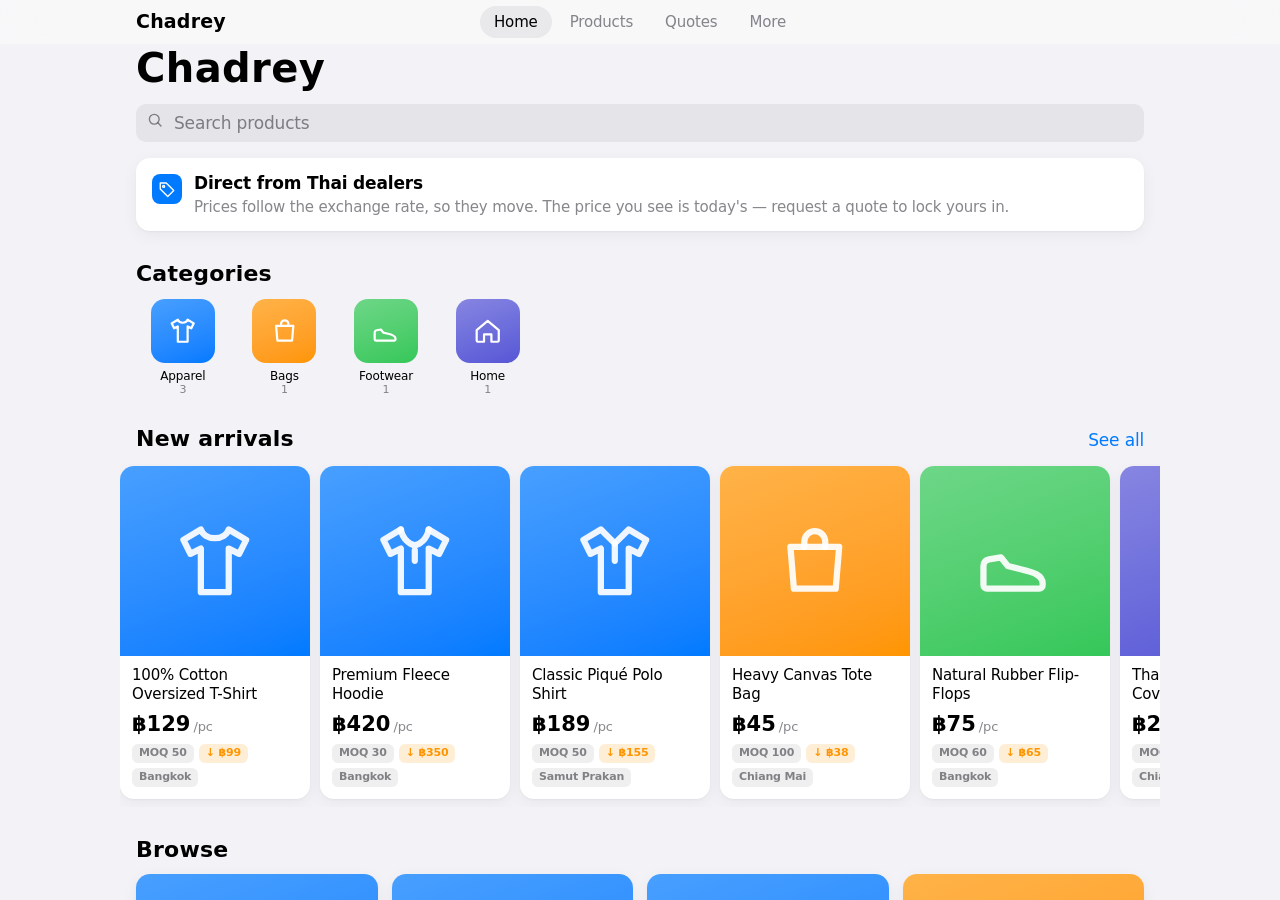
<file: index.html>
<!DOCTYPE html>
<html lang="en">
<head>
<meta charset="UTF-8">
<meta http-equiv="refresh" content="0; url=frontend/">
<title>Chadrey Wholesale</title>
<link rel="canonical" href="frontend/">
</head>
<body><a href="frontend/">Open Chadrey Wholesale</a></body>
</html>
</file>
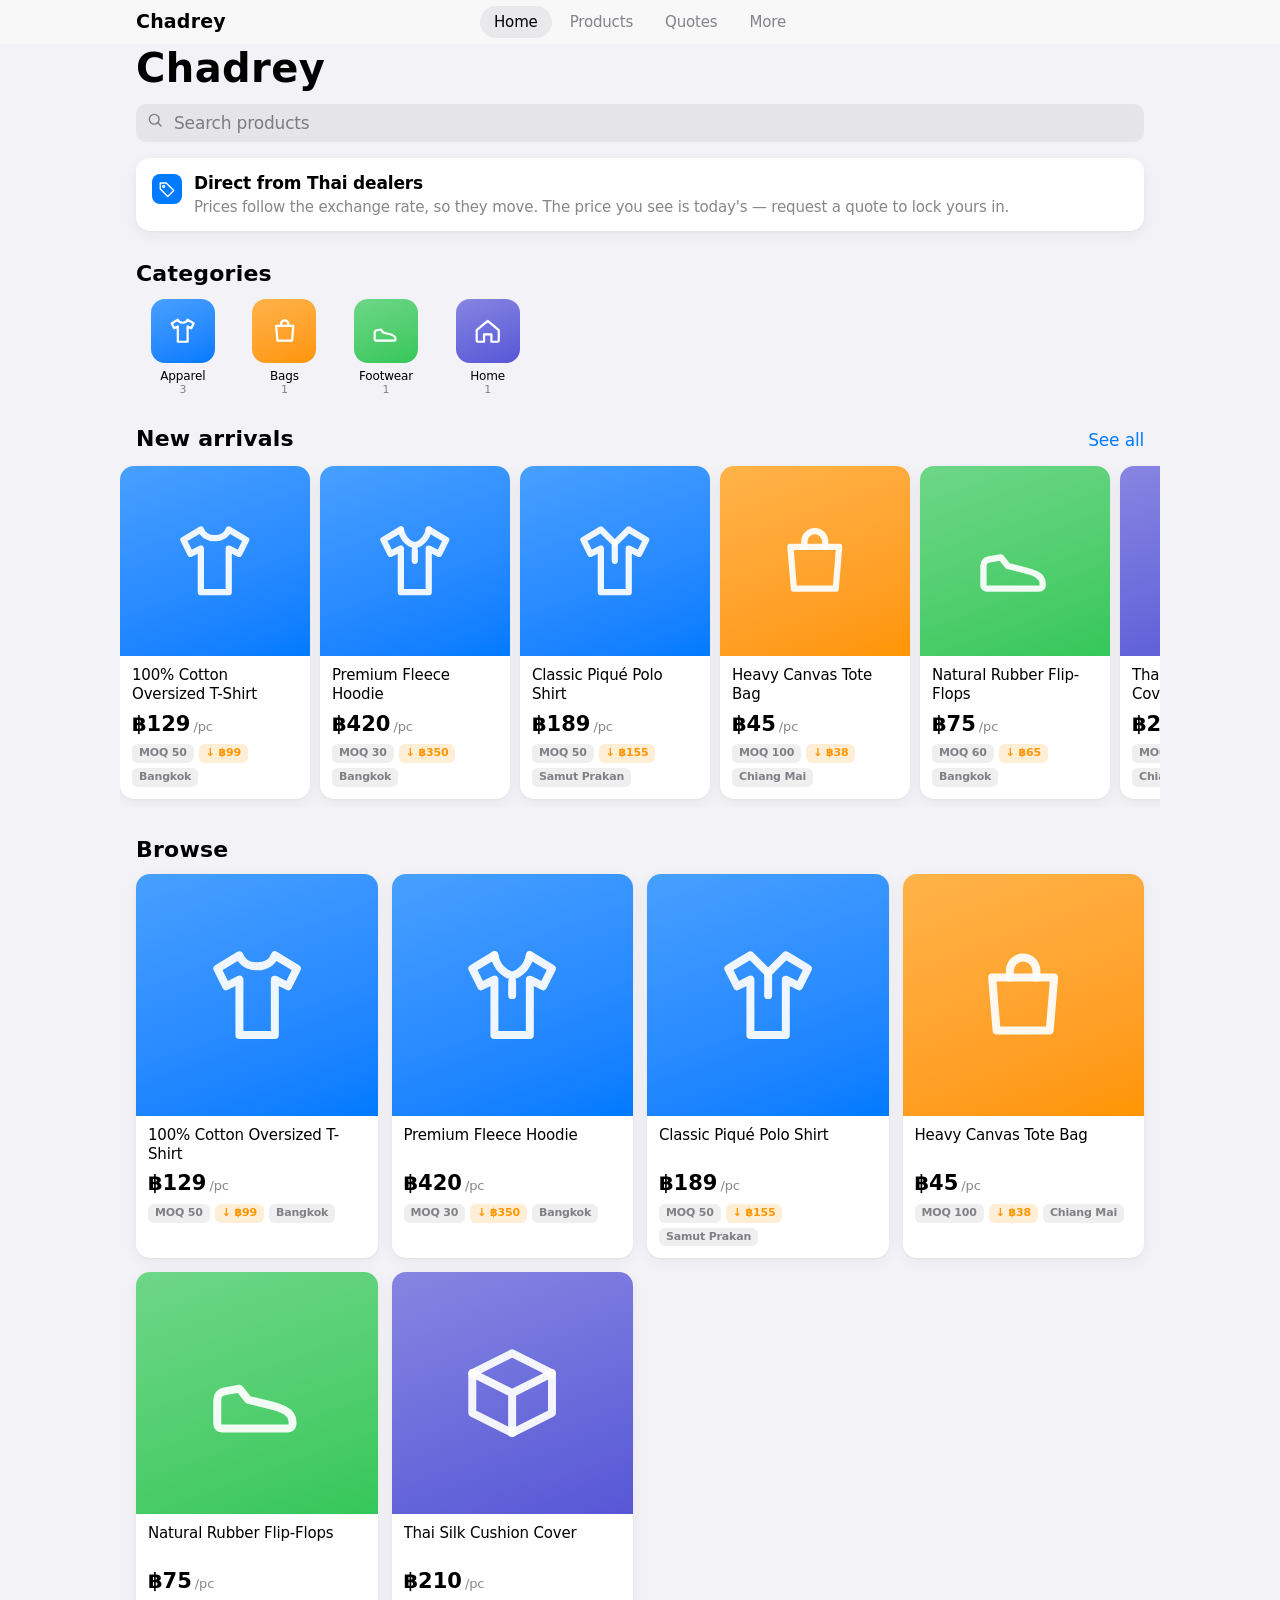
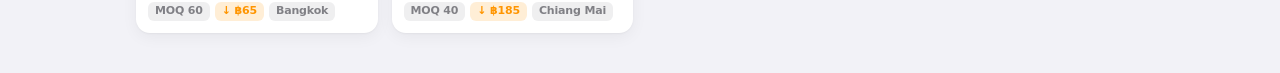
<file: frontend/index.html>
<!DOCTYPE html>
<html lang="en">
<head>
<meta charset="UTF-8">
<meta name="viewport" content="width=device-width, initial-scale=1, viewport-fit=cover">
<meta name="theme-color" content="#F2F2F7" media="(prefers-color-scheme: light)">
<meta name="theme-color" content="#000000" media="(prefers-color-scheme: dark)">
<meta name="apple-mobile-web-app-capable" content="yes">
<meta name="apple-mobile-web-app-title" content="Chadrey">
<title>Chadrey Wholesale</title>
<link rel="icon" href="favicon.svg" type="image/svg+xml">
<link rel="apple-touch-icon" href="favicon.svg">
<link rel="stylesheet" href="styles.css">
</head>
<body>
<main class="page">
  <h1 class="large-title">Chadrey</h1>

  <form class="search" action="products.html" role="search">
    <span id="searchIcon"></span>
    <input type="search" name="q" placeholder="Search products" aria-label="Search products" enterkeyhint="search">
  </form>

  <div class="spacer"></div>
  <div class="banner">
    <span class="cell-icon" style="background:var(--blue)" id="bannerIcon"></span>
    <div><b>Direct from Thai dealers</b><p>Prices follow the exchange rate, so they move. The price you see is today's — request a quote to lock yours in.</p></div>
  </div>

  <div id="home"></div>
</main>

<script src="config.js"></script>
<script src="store.js"></script>
<script src="ui.js"></script>
<script>
  UI.mount({ tab: "home", title: "Chadrey" });
  document.getElementById("searchIcon").innerHTML = UI.icon("search", 18);
  document.getElementById("bannerIcon").innerHTML = UI.icon("tag", 18);

  async function load() {
    const root = document.getElementById("home");
    root.innerHTML = '<div class="products" style="margin-top:28px">' + UI.skeletonGrid(4) + "</div>";
    try {
      const [items, s] = await Promise.all([Store.products(), Store.settings()]);
      if (!items.length) {
        root.innerHTML = '<div class="empty">' + UI.icon("box", 56) + "<h3>No products yet</h3><p>New arrivals are on the way. Check back soon.</p></div>";
        return;
      }
      const cats = Store.categories(items).slice(0, 8);
      const newest = items.slice().sort((a, b) => (b.createdAt || "").localeCompare(a.createdAt || "")).slice(0, 8);
      root.innerHTML =
        '<div class="section-title"><h2>Categories</h2></div>' +
        '<div class="cats">' + cats.map((c) => {
          const cs = UI.catStyle(c.name);
          return '<a class="cat" href="products.html?cat=' + encodeURIComponent(c.name) + '"><span class="tile" style="' + UI.tileBg(cs.color) + '">' + UI.icon(cs.icon, 28) + "</span><span>" + UI.esc(c.name) + "<small>" + c.count + "</small></span></a>";
        }).join("") + "</div>" +
        '<div class="section-title"><h2>New arrivals</h2><a href="products.html">See all</a></div>' +
        '<div class="hscroll">' + newest.map((p) => UI.productCard(p, s)).join("") + "</div>" +
        '<div class="section-title"><h2>Browse</h2></div>' +
        '<div class="products">' + items.slice(0, 8).map((p) => UI.productCard(p, s)).join("") + "</div>" +
        (items.length > 8 ? '<div style="margin-top:20px"><a class="btn btn-block" href="products.html">See all ' + items.length + " products</a></div>" : "");
    } catch (e) {
      root.innerHTML = '<div class="empty">' + UI.icon("info", 56) + "<h3>Couldn't load products</h3><p>" + UI.esc(e.message) + '</p><button class="btn" id="retry">Try again</button></div>';
      document.getElementById("retry").onclick = load;
    }
  }
  load();
</script>
</body>
</html>
</file>
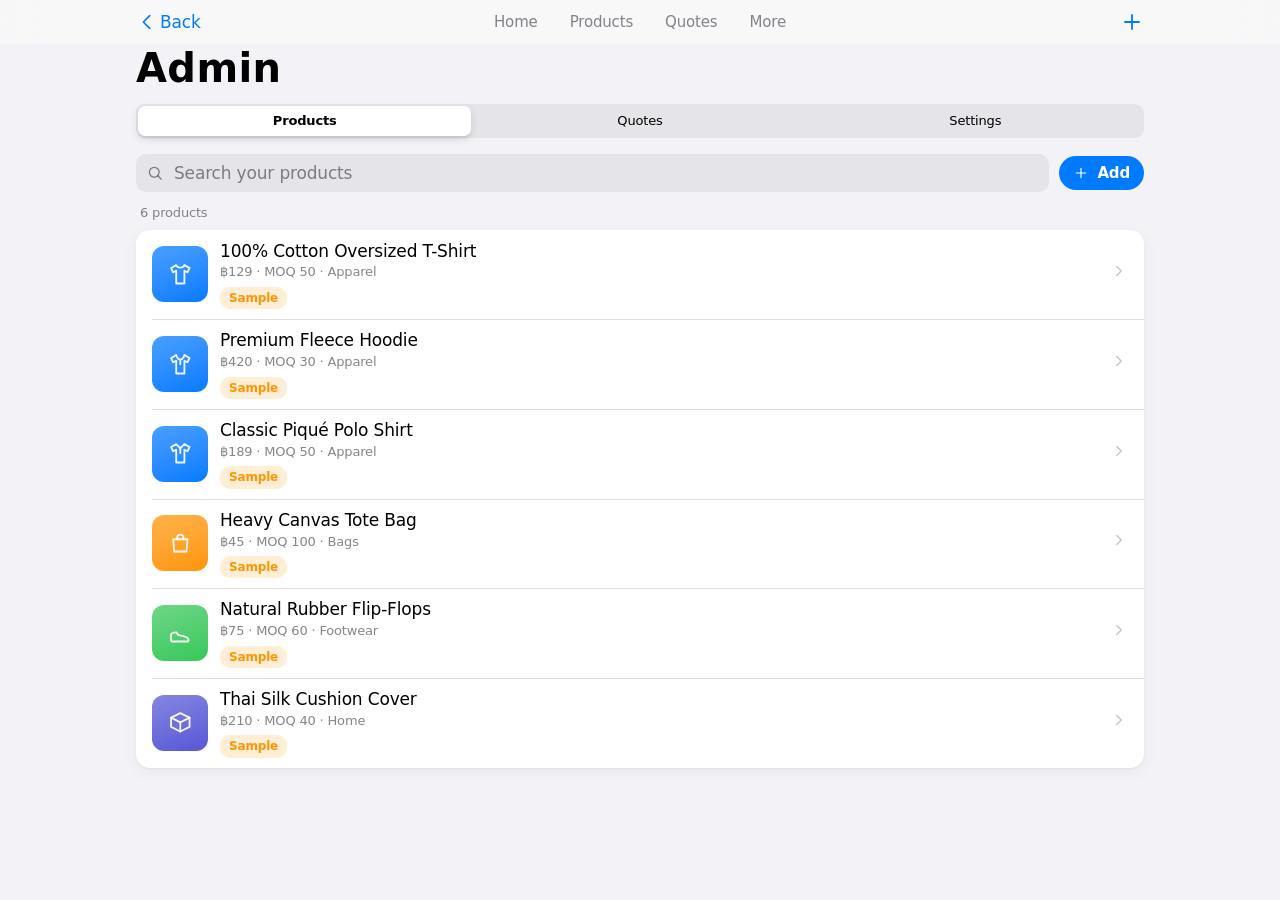
<file: frontend/admin.html>
<!DOCTYPE html>
<html lang="en">
<head>
<meta charset="UTF-8">
<meta name="viewport" content="width=device-width, initial-scale=1, viewport-fit=cover">
<meta name="theme-color" content="#F2F2F7" media="(prefers-color-scheme: light)">
<meta name="theme-color" content="#000000" media="(prefers-color-scheme: dark)">
<meta name="robots" content="noindex">
<title>Admin — Chadrey Wholesale</title>
<link rel="icon" href="favicon.svg" type="image/svg+xml">
<link rel="apple-touch-icon" href="favicon.svg">
<link rel="stylesheet" href="styles.css">
</head>
<body>
<main class="page" id="root"></main>
<dialog class="sheet" id="sheet" aria-modal="true"></dialog>

<script src="config.js"></script>
<script src="store.js"></script>
<script src="ui.js"></script>
<script>
(function () {
  const $root = document.getElementById("root");
  const $sheet = document.getElementById("sheet");
  const esc = UI.esc;
  const THB = (n) => Store.money(n, "THB");
  let tab = "products";
  let products = [], quotes = [], settings = {}, qFilter = "all", pQuery = "";

  const bar = UI.mount({ tab: null, title: "Admin", back: true, backHref: "more.html", tabs: false,
    right: '<button class="nav-btn" id="signout" hidden>Sign out</button><button class="nav-btn strong" id="addBtn" aria-label="Add product">' + UI.icon("plus", 24) + "</button>" });
  document.getElementById("signout").onclick = () => { Store.admin.logout(); location.reload(); };
  document.getElementById("addBtn").onclick = () => openProduct(null);

  /* ---------- sheet helpers ---------- */
  function openSheet(title, bodyHtml, opts) {
    const o = opts || {};
    $sheet.innerHTML = '<div class="sheet-bar"><div><button class="nav-btn" data-close>' + (o.cancel || "Close") + "</button></div><h2>" + esc(title) + '</h2><div class="r">' +
      (o.save ? '<button class="nav-btn strong" id="sheetSave">' + o.save + "</button>" : "") + '</div></div><div class="sheet-body">' + bodyHtml + "</div>";
    $sheet.querySelectorAll("[data-close]").forEach((b) => (b.onclick = () => $sheet.close()));
    if (!$sheet.open) $sheet.showModal();
    $sheet.querySelector(".sheet-body").scrollTop = 0;
    return $sheet;
  }
  $sheet.addEventListener("click", (e) => { if (e.target === $sheet) $sheet.close(); });
  const field = (id, label, value, attrs) => '<div class="cell field"><label for="' + id + '">' + label + '</label><input id="' + id + '" value="' + esc(value == null ? "" : value) + '" ' + (attrs || "") + "></div>";
  const half = (id, label, value, attrs) => '<div class="field-half"><label for="' + id + '">' + label + '</label><input id="' + id + '" value="' + esc(value == null ? "" : value) + '" ' + (attrs || "") + "></div>";
  const val = (id) => document.getElementById(id).value.trim();

  async function run(btn, label, fn) {
    const old = btn.textContent; btn.disabled = true; btn.textContent = label;
    try { await fn(); } catch (e) { UI.toast(e.message || "Something went wrong"); }
    finally { btn.disabled = false; btn.textContent = old; }
  }

  /* ---------- login gate (live mode) ---------- */
  function gate() {
    document.getElementById("addBtn").hidden = true;
    $root.innerHTML = '<div class="empty" style="padding-top:72px">' + UI.icon("lock", 56) + "<h3>Owner access</h3><p>Enter your access code to manage products and quotes.</p>" +
      '<form id="gate" class="stack" style="max-width:320px;margin:0 auto"><div class="list"><div class="cell field"><label for="code">Access code</label><input id="code" type="password" autocomplete="current-password" required></div></div>' +
      '<button class="btn btn-primary btn-block" type="submit">Continue</button></form></div>';
    document.getElementById("gate").onsubmit = (e) => {
      e.preventDefault();
      run(e.target.querySelector("button"), "Checking…", async () => { await Store.admin.login(document.getElementById("code").value); boot(); });
    };
  }

  /* ---------- shell ---------- */
  function shell() {
    document.getElementById("signout").hidden = !Store.remote;
    document.getElementById("addBtn").hidden = tab !== "products";
    $root.innerHTML = '<h1 class="large-title">Admin</h1>' +
      '<div class="seg" id="tabs" role="group" aria-label="Section">' +
      ["products:Products", "quotes:Quotes", "settings:Settings"].map((t) => { const [k, l] = t.split(":"); return '<button data-t="' + k + '" aria-pressed="' + (tab === k) + '">' + l + "</button>"; }).join("") +
      '</div><div class="spacer"></div><div id="pane"></div>';
    document.getElementById("tabs").onclick = (e) => { const b = e.target.closest("[data-t]"); if (!b) return; tab = b.dataset.t; shell(); renderPane(); };
  }
  function renderPane() { ({ products: renderProducts, quotes: renderQuotes, settings: renderSettings })[tab](); }

  /* ================= PRODUCTS ================= */
  function renderProducts() {
    const pane = document.getElementById("pane");
    const q = pQuery.toLowerCase();
    const rows = products.filter((p) => !q || (p.name + " " + p.category + " " + p.dealer).toLowerCase().includes(q));
    pane.innerHTML =
      '<div class="row"><div class="search grow">' + UI.icon("search", 18) + '<input id="pq" type="search" placeholder="Search your products" value="' + esc(pQuery) + '" aria-label="Search your products"></div>' +
      '<button class="btn btn-primary btn-sm" id="newP">' + UI.icon("plus", 16) + " Add</button></div>" +
      '<p class="caption" style="margin:12px 4px 8px">' + products.length + (products.length === 1 ? " product" : " products") + "</p>" +
      (rows.length ? '<div class="list">' + rows.map((p) =>
        '<button class="cell" data-id="' + esc(p.id) + '"><div class="thumb">' + UI.visual(p) + '</div><div class="grow"><span class="title" style="white-space:nowrap;overflow:hidden;text-overflow:ellipsis">' + esc(p.name) + "</span>" +
        '<span class="sub">' + THB(p.tiers[0].price) + " · MOQ " + p.moq + " · " + esc(p.category) + (p.dealer ? " · " + esc(p.dealer) : "") + "</span>" +
        (!p.active || p.sample ? '<span style="display:block;margin-top:4px">' + (!p.active ? '<span class="badge">Hidden</span> ' : "") + (p.sample ? '<span class="badge orange">Sample</span>' : "") + "</span>" : "") +
        '</div><span class="chev">' + UI.icon("chev", 18) + "</span></button>").join("") + "</div>"
        : '<div class="empty">' + UI.icon("box", 56) + "<h3>" + (products.length ? "No matches" : "No products yet") + "</h3><p>" + (products.length ? "Try a different word." : "Add your first dealer product with photos and a price.") + "</p></div>");
    document.getElementById("newP").onclick = () => openProduct(null);
    const pq = document.getElementById("pq");
    pq.oninput = () => { pQuery = pq.value; const pos = pq.selectionStart; renderProducts(); const n = document.getElementById("pq"); n.focus(); n.setSelectionRange(pos, pos); };
    pane.querySelectorAll("[data-id]").forEach((b) => (b.onclick = () => openProduct(products.find((p) => p.id === b.dataset.id))));
  }

  function tierRow(t) {
    return '<div class="tier-edit"><div class="f"><label>From quantity</label><input data-min type="number" inputmode="numeric" min="1" value="' + esc(t ? t.min : "") + '" placeholder="e.g. 200"></div>' +
      '<div class="f"><label>Price per unit (฿)</label><input data-price type="number" inputmode="decimal" step="any" min="0" value="' + esc(t ? t.price : "") + '" placeholder="e.g. 115"></div>' +
      '<button type="button" class="x" aria-label="Remove price break" data-x>' + UI.icon("x", 18) + "</button></div>";
  }

  function openProduct(p) {
    const isNew = !p;
    const cur = p ? JSON.parse(JSON.stringify(p)) : { images: [], tiers: [{ min: 1, price: "" }], moq: 1, unit: "pc", active: true, colors: [], sizes: [], packaging: [], customization: [] };
    const cats = [...new Set(["Apparel", "Bags", "Footwear", "Home", "Beauty", "Food", "Electronics"].concat(products.map((x) => x.category)))];
    const html =
      '<div class="list-header">Photos</div><div class="list"><div class="photos" id="photos"></div></div>' +
      '<p class="footnote">The first photo is the cover. Photos are shrunk automatically so pages stay fast.</p>' +
      '<div class="list-header">Details</div><div class="list">' +
        field("f_name", "Product name", cur.name, 'placeholder="e.g. Cotton Oversized T-Shirt" required') +
        '<div class="cell field"><label for="f_cat">Category</label><input id="f_cat" list="catlist" value="' + esc(cur.category || "") + '" placeholder="Pick or type a new one"><datalist id="catlist">' + cats.map((c) => '<option value="' + esc(c) + '">').join("") + "</datalist></div>" +
        '<div class="cell field"><label for="f_desc">Description</label><textarea id="f_desc" placeholder="Material, sizes, what makes it good">' + esc(cur.desc || "") + "</textarea></div></div>" +
      '<div class="list-header">Price (Thai baht)</div><div class="list">' +
        '<div class="cell field-row">' + half("f_price", "Price per unit (฿)", cur.tiers[0].price, 'type="number" inputmode="decimal" step="any" min="0" placeholder="129"') + half("f_moq", "Minimum order", cur.moq, 'type="number" inputmode="numeric" min="1"') + "</div>" +
        '<div class="cell field-row">' + half("f_unit", "Sold per", cur.unit, 'placeholder="pc, pack, kg…"') + half("f_lead", "Lead time", cur.lead, 'placeholder="7–10 days"') + "</div></div>" +
      '<div class="list-header">Bulk price breaks</div><div class="list"><div id="tiers">' + cur.tiers.slice(1).map(tierRow).join("") + '</div><button type="button" class="cell" id="addTier" style="color:var(--blue)">' + UI.icon("plus", 20) + ' <span class="grow">Add a bulk price</span></button></div>' +
      '<p class="footnote">Lower prices for bigger orders, like 1688. Customers see the right price as they raise the quantity.</p>' +
      '<div class="list-header">Shipping</div><div class="list">' + field("f_origin", "Ships from (city)", cur.origin, 'placeholder="Bangkok"') + "</div>" +
      '<div class="list-header">Options (separate with commas)</div><div class="list">' +
        field("f_colors", "Colours", (cur.colors || []).join(", "), 'placeholder="Black, White, Grey"') + field("f_sizes", "Sizes", (cur.sizes || []).join(", "), 'placeholder="S, M, L, XL"') +
        field("f_pack", "Packaging", (cur.packaging || []).join(", "), 'placeholder="Individual poly bag, Bulk carton"') + field("f_custom", "Customisation", (cur.customization || []).join(", "), 'placeholder="Plain, Custom print / logo"') + "</div>" +
      '<div class="list-header">Private — customers never see this</div><div class="list">' + field("f_dealer", "Dealer name / contact", cur.dealer, 'placeholder="e.g. Khun Somchai, 08x-xxx-xxxx"') + "</div>" +
      '<div class="list-header">Visibility</div><div class="list"><div class="cell"><span class="grow"><span class="title">Show in shop</span><span class="sub">Turn off to hide without deleting</span></span><label class="switch"><input type="checkbox" id="f_active"' + (cur.active !== false ? " checked" : "") + ' aria-label="Show in shop"><span></span></label></div></div>' +
      (isNew ? "" : '<div class="spacer"></div><button class="btn btn-block btn-danger" id="del">Delete product</button>') +
      (cur.priceUpdated ? '<p class="footnote center">Price last changed ' + Store.fmtDate(cur.priceUpdated) + "</p>" : "");
    openSheet(isNew ? "New product" : "Edit product", html, { save: "Save", cancel: "Cancel" });

    /* photos */
    let images = cur.images.slice();
    const $photos = document.getElementById("photos");
    function drawPhotos() {
      $photos.innerHTML = images.map((u, i) => '<div class="photo"><img src="' + esc(Store.img(u)) + '" alt="Photo ' + (i + 1) + '">' + (i === 0 ? '<span class="cover">Cover</span>' : "") +
        '<button type="button" data-rm="' + i + '" aria-label="Remove photo">' + UI.icon("x", 14) + "</button></div>").join("") +
        (images.length < 8 ? '<label class="photo-add">' + UI.icon("camera", 26) + "<span>Add photos</span><input type=\"file\" id=\"file\" accept=\"image/*\" multiple></label>" : "");
      $photos.querySelectorAll("[data-rm]").forEach((b) => (b.onclick = () => { images.splice(+b.dataset.rm, 1); drawPhotos(); }));
      const f = document.getElementById("file");
      if (f) f.onchange = async () => {
        const files = [...f.files].slice(0, 8 - images.length);
        const label = $photos.querySelector(".photo-add span");
        for (let i = 0; i < files.length; i++) {
          if (label) label.textContent = "Uploading " + (i + 1) + "/" + files.length + "…";
          try { images.push(await Store.uploadImage(await Store.resizeImage(files[i]))); }
          catch (e) { UI.toast(e.message); break; }
        }
        drawPhotos();
      };
    }
    drawPhotos();

    /* bulk tiers */
    const $tiers = document.getElementById("tiers");
    const bindTiers = () => $tiers.querySelectorAll("[data-x]").forEach((b) => (b.onclick = () => b.closest(".tier-edit").remove()));
    bindTiers();
    document.getElementById("addTier").onclick = () => {
      $tiers.insertAdjacentHTML("beforeend", tierRow(null)); bindTiers();
      const last = $tiers.lastElementChild.querySelector("[data-min]"); last.focus();
    };

    /* delete */
    const del = document.getElementById("del");
    if (del) del.onclick = () => {
      if (!confirm("Delete “" + cur.name + "”? This can't be undone.")) return;
      run(del, "Deleting…", async () => { await Store.deleteProduct(cur.id); $sheet.close(); UI.toast("Deleted"); await reloadProducts(); });
    };

    /* save */
    document.getElementById("sheetSave").onclick = (e) => run(e.target, "Saving…", async () => {
      const tiers = [{ min: parseInt(val("f_moq"), 10) || 1, price: parseFloat(val("f_price")) }];
      $tiers.querySelectorAll(".tier-edit").forEach((r) => {
        const min = parseInt(r.querySelector("[data-min]").value, 10), price = parseFloat(r.querySelector("[data-price]").value);
        if (min > 0 && price > 0) tiers.push({ min, price });
      });
      await Store.saveProduct({
        id: isNew ? undefined : cur.id, name: val("f_name"), category: val("f_cat") || "Other", desc: val("f_desc"), images,
        moq: parseInt(val("f_moq"), 10) || 1, unit: val("f_unit") || "pc", tiers, origin: val("f_origin"), lead: val("f_lead"),
        colors: val("f_colors"), sizes: val("f_sizes"), packaging: val("f_pack"), customization: val("f_custom"),
        dealer: val("f_dealer"), active: document.getElementById("f_active").checked,
        icon: cur.icon, createdAt: cur.createdAt,
      });
      $sheet.close(); UI.toast(isNew ? "Product added" : "Saved");
      await reloadProducts();
    });
  }

  async function reloadProducts() { products = await Store.products({ admin: true }); if (tab === "products") renderProducts(); }

  /* ================= QUOTES ================= */
  function renderQuotes() {
    const pane = document.getElementById("pane");
    const items = quotes.filter((q) => qFilter === "all" || q.status === qFilter);
    pane.innerHTML = '<div class="seg" id="qf" role="group" aria-label="Filter">' +
      ["all:All", "pending:New", "quoted:Quoted", "invoiced:Invoiced", "paid:Paid"].map((t) => { const [k, l] = t.split(":"); return '<button data-f="' + k + '" aria-pressed="' + (qFilter === k) + '">' + l + "</button>"; }).join("") + '</div><div class="spacer"></div>' +
      (items.length ? '<div class="list">' + items.map((q) =>
        '<button class="cell" data-ref="' + esc(q.ref) + '"><div class="grow"><span class="title" style="white-space:nowrap;overflow:hidden;text-overflow:ellipsis">' + esc(q.product) + " × " + q.qty + '</span><span class="sub">' + esc(q.company || "") + " · " + esc(q.ref) + " · " + Store.fmtDate(q.createdAt) + "</span>" +
        '<span style="display:block;margin-top:4px">' + UI.statusBadge(q.status) + (q.acceptedAt && q.status === "quoted" ? ' <span class="badge green">Accepted — send invoice</span>' : "") + '</span></div><span class="chev">' + UI.icon("chev", 18) + "</span></button>").join("") + "</div>"
        : '<div class="empty">' + UI.icon("doc", 56) + "<h3>No quotes</h3><p>Customer requests will appear here.</p></div>");
    document.getElementById("qf").onclick = (e) => { const b = e.target.closest("[data-f]"); if (!b) return; qFilter = b.dataset.f; renderQuotes(); };
    pane.querySelectorAll("[data-ref]").forEach((b) => (b.onclick = () => openQuote(quotes.find((q) => q.ref === b.dataset.ref))));
  }

  const dl = (a, b) => (b ? '<div class="cell"><span class="muted" style="flex:0 0 96px">' + a + '</span><span class="grow" style="text-align:right;word-break:break-word">' + b + "</span></div>" : "");

  function openQuote(q) {
    const prod = products.find((p) => p.id === q.productId);
    const now = prod ? Store.priceFor(prod, q.qty) : "";
    const qt = q.quotation, inv = q.invoice;
    const wa = (q.whatsapp || q.phone || "").replace(/[^\d]/g, "");
    const cur = (qt && qt.currency) || "THB";

    const quotationForm = (pre) =>
      '<div class="list">' + '<div class="cell field-row">' + half("qc", "Currency", pre.currency || "THB", 'maxlength="3" autocapitalize="characters"') + half("qq", "Quantity", pre.qty, 'type="number" inputmode="numeric" min="1"') + "</div>" +
      field("qp", "Unit price", pre.unitPrice, 'type="number" inputmode="decimal" step="any" min="0"') +
      '<div class="cell field"><label for="qn">Note to customer (optional)</label><textarea id="qn">' + esc(pre.notes || "") + "</textarea></div></div>" +
      (prod ? '<p class="footnote">Today in your catalogue: ' + THB(now) + " per unit at " + q.qty + " pcs.</p>" : "") +
      '<div class="spacer"></div><button class="btn btn-primary btn-block" id="sendQ">' + (qt ? "Update quotation" : "Send quotation") + "</button>";

    const html =
      '<div class="list-header">Customer</div><div class="list">' +
        dl("Name", esc(q.company)) + dl("Email", q.email ? '<a style="color:var(--blue)" href="mailto:' + esc(q.email) + '">' + esc(q.email) + "</a>" : "") +
        dl("Phone", q.phone ? '<a style="color:var(--blue)" href="tel:' + esc(q.phone) + '">' + esc(q.phone) + "</a>" : "") +
        dl("WhatsApp", wa ? '<a style="color:var(--blue)" target="_blank" rel="noopener" href="https://wa.me/' + wa + '">' + esc(q.whatsapp || q.phone) + "</a>" : "") + dl("Address", esc(q.address)) + "</div>" +
      '<div class="list-header">Request · ' + esc(q.ref) + '</div><div class="list">' +
        dl("Product", esc(q.product)) + dl("Quantity", q.qty + " pcs") + dl("Options", esc([q.color, (q.sizes || []).join(", ")].filter(Boolean).join(" · "))) +
        dl("Packaging", esc(q.packaging)) + dl("Customisation", esc(q.customization)) + dl("Notes", esc(q.notes)) +
        dl("They saw", q.estUnitPrice ? Store.money(q.estUnitPrice, q.estCurrency) + " / pc" : "") + dl("Sent", Store.fmtDate(q.createdAt)) + "</div>" +

      (q.status === "pending" ? '<div class="list-header">Send quotation</div>' + quotationForm({ currency: "THB", qty: q.qty, unitPrice: now }) : "") +

      (qt ? '<div class="list-header">Quotation sent</div><div class="list">' + dl("Unit price", Store.money(qt.unitPrice, qt.currency)) + dl("Quantity", qt.qty + " pcs") +
        dl("Total", "<b>" + Store.money(qt.unitPrice * qt.qty, qt.currency) + "</b>") + dl("Customer", q.acceptedAt ? '<span class="badge green">Accepted ' + Store.fmtDate(q.acceptedAt) + "</span>" : '<span class="badge">Not accepted yet</span>') + "</div>" : "") +

      (q.status === "quoted" ? '<div class="list-header">Create invoice</div><div class="list">' +
        '<div class="cell field-row">' + half("ic", "Currency", cur, 'maxlength="3" autocapitalize="characters"') + half("iq", "Quantity", qt.qty, 'type="number" inputmode="numeric" min="1"') + "</div>" +
        field("ip", "Final unit price", qt.unitPrice, 'type="number" inputmode="decimal" step="any" min="0"') +
        '<div class="cell field-row">' + half("is", "Shipping", "", 'type="number" inputmode="decimal" step="any" min="0" placeholder="0"') + half("it", "Tax / duties", "", 'type="number" inputmode="decimal" step="any" min="0" placeholder="0"') + "</div>" +
        field("io", "Other charges", "", 'type="number" inputmode="decimal" step="any" min="0" placeholder="0"') +
        '<div class="cell field-row">' + half("id", "Ships on", "", 'type="date"') + half("iw", "Delivery window", "", 'placeholder="Sep 25–30"') + "</div></div>" +
        '<div class="spacer"></div><button class="btn btn-primary btn-block" id="sendI">Send invoice</button>' +
        '<details style="margin-top:20px"><summary style="color:var(--blue);cursor:pointer;padding:6px 16px">Revise quotation</summary><div class="spacer"></div>' + quotationForm({ currency: qt.currency, qty: qt.qty, unitPrice: qt.unitPrice, notes: qt.notes }) + "</details>" : "") +

      (inv ? '<div class="list-header">Invoice</div><div class="list">' + dl("Unit price", Store.money(inv.unitPrice, inv.currency)) + dl("Quantity", inv.qty + " pcs") +
        dl("Shipping", inv.shipping ? Store.money(inv.shipping, inv.currency) : "") + dl("Tax / duties", inv.tax ? Store.money(inv.tax, inv.currency) : "") + dl("Other", inv.other ? Store.money(inv.other, inv.currency) : "") +
        dl("Total", "<b>" + Store.money(Store.invoiceTotal(inv), inv.currency) + "</b>") + dl("Ships", inv.shipDate ? Store.fmtDate(inv.shipDate) : "") + dl("Delivery", esc(inv.deliveryWindow)) + "</div>" : "") +
      (q.status === "invoiced" ? '<div class="spacer"></div><button class="btn btn-green btn-block" id="paid">Mark as paid</button>' : "") +
      (q.status === "paid" ? '<p class="footnote center">Paid' + (q.paidAt ? " " + Store.fmtDate(q.paidAt) : "") + " ✓</p>" : "");

    openSheet("Quote", html);

    const sendQ = document.getElementById("sendQ");
    if (sendQ) sendQ.onclick = () => run(sendQ, "Sending…", async () => {
      await Store.admin.sendQuotation(q.ref, { currency: val("qc"), unitPrice: val("qp"), qty: val("qq"), notes: val("qn") });
      $sheet.close(); UI.toast("Quotation sent"); await reloadQuotes();
    });
    const sendI = document.getElementById("sendI");
    if (sendI) sendI.onclick = () => run(sendI, "Sending…", async () => {
      await Store.admin.sendInvoice(q.ref, { currency: val("ic"), unitPrice: val("ip"), qty: val("iq"), shipping: val("is"), tax: val("it"), other: val("io"), shipDate: val("id"), deliveryWindow: val("iw") });
      $sheet.close(); UI.toast("Invoice sent"); await reloadQuotes();
    });
    const paid = document.getElementById("paid");
    if (paid) paid.onclick = () => run(paid, "Saving…", async () => { await Store.admin.markPaid(q.ref); $sheet.close(); UI.toast("Marked as paid"); await reloadQuotes(); });
  }
  async function reloadQuotes() { quotes = await Store.admin.quotes(); if (tab === "quotes") renderQuotes(); }

  /* ================= SETTINGS ================= */
  function renderSettings() {
    const s = settings;
    document.getElementById("pane").innerHTML =
      '<div class="list-header">Contact (shown to customers)</div><div class="list">' +
        field("s_wa", "WhatsApp number", s.whatsapp, 'inputmode="tel" placeholder="+66 81 234 5678"') + field("s_mail", "Email", s.email, 'type="email" placeholder="orders@yourshop.com"') + "</div>" +
      '<div class="list-header">Payment instructions</div><div class="list"><div class="cell field"><label for="s_pay">Shown on every invoice</label><textarea id="s_pay" placeholder="Bank, account name, number…">' + esc(s.paymentInfo || "") + "</textarea></div></div>" +
      '<div class="list-header">Show prices in your customers\' currency</div><div class="list">' +
        '<div class="cell field-row">' + half("s_code", "Code", s.displayCode, 'maxlength="3" placeholder="NGN" autocapitalize="characters"') + half("s_sym", "Symbol", s.displaySymbol, 'placeholder="₦"') + "</div>" +
        field("s_rate", "How many of that currency for 1 baht (฿1)?", s.rate || "", 'type="number" inputmode="decimal" step="any" min="0" placeholder="e.g. 45"') + "</div>" +
      '<p class="footnote">Prices are stored in Thai baht. With this on, customers also see “≈ ₦…” under each price. Leave the rate empty to turn it off. Update it whenever the rate moves.</p>' +
      '<div class="spacer"></div><button class="btn btn-primary btn-block" id="saveS">Save settings</button>' +

      '<div class="list-header" style="margin-top:36px">Change all prices</div><div class="list">' +
        field("adj", "Raise or lower every price by (%)", "", 'type="number" inputmode="decimal" step="any" placeholder="e.g. 5 or -3"') + "</div>" +
      '<p class="footnote">Use this when the exchange rate or dealer prices shift. Every price and bulk price break moves by that percentage (rounded to whole baht).</p>' +
      '<div class="spacer"></div><button class="btn btn-block" id="applyAdj">Apply to all prices</button>' +

      '<div class="list-header" style="margin-top:36px">Data</div><div class="list"><div class="cell"><span class="grow muted">Mode</span><span class="value" style="color:var(--label)">' + (Store.remote ? "Live" : "Demo (this browser only)") + "</span></div></div>" +
      (Store.remote ? "" : '<p class="footnote">Demo mode keeps everything in this browser. To share products with customers, connect the live API — see the README.</p><div class="spacer"></div><button class="btn btn-block btn-danger" id="reset">Reset demo data</button>');

    document.getElementById("saveS").onclick = (e) => run(e.target, "Saving…", async () => {
      settings = await Store.saveSettings(Object.assign({}, settings, {
        whatsapp: val("s_wa"), email: val("s_mail"), paymentInfo: val("s_pay"), displayCode: val("s_code"), displaySymbol: val("s_sym"), rate: parseFloat(val("s_rate")) || 0,
      }));
      UI.toast("Settings saved");
    });
    document.getElementById("applyAdj").onclick = (e) => {
      const pct = parseFloat(val("adj"));
      if (!isFinite(pct) || pct === 0) { UI.toast("Enter a percentage first"); return; }
      if (!confirm("Change ALL prices by " + (pct > 0 ? "+" : "") + pct + "%?")) return;
      run(e.target, "Applying…", async () => { await Store.adjustPrices(pct); await reloadProducts(); document.getElementById("adj").value = ""; UI.toast("All prices updated"); });
    };
    const reset = document.getElementById("reset");
    if (reset) reset.onclick = () => { if (confirm("Delete all demo products, quotes and settings from this browser?")) { Store.resetDemo(); location.reload(); } };
  }

  /* ---------- boot ---------- */
  async function boot() {
    if (Store.admin.needsLogin()) return gate();
    shell();
    document.getElementById("pane").innerHTML = '<div class="skel" style="height:260px"></div>';
    try {
      [products, quotes, settings] = await Promise.all([Store.products({ admin: true }), Store.admin.quotes(), Store.settings()]);
      renderPane();
    } catch (e) {
      if (e.status === 401) { Store.admin.logout(); return gate(); }
      document.getElementById("pane").innerHTML = '<div class="empty">' + UI.icon("info", 56) + "<h3>Couldn't load</h3><p>" + esc(e.message) + '</p><button class="btn" onclick="location.reload()">Try again</button></div>';
    }
  }
  boot();
})();
</script>
</body>
</html>
</file>
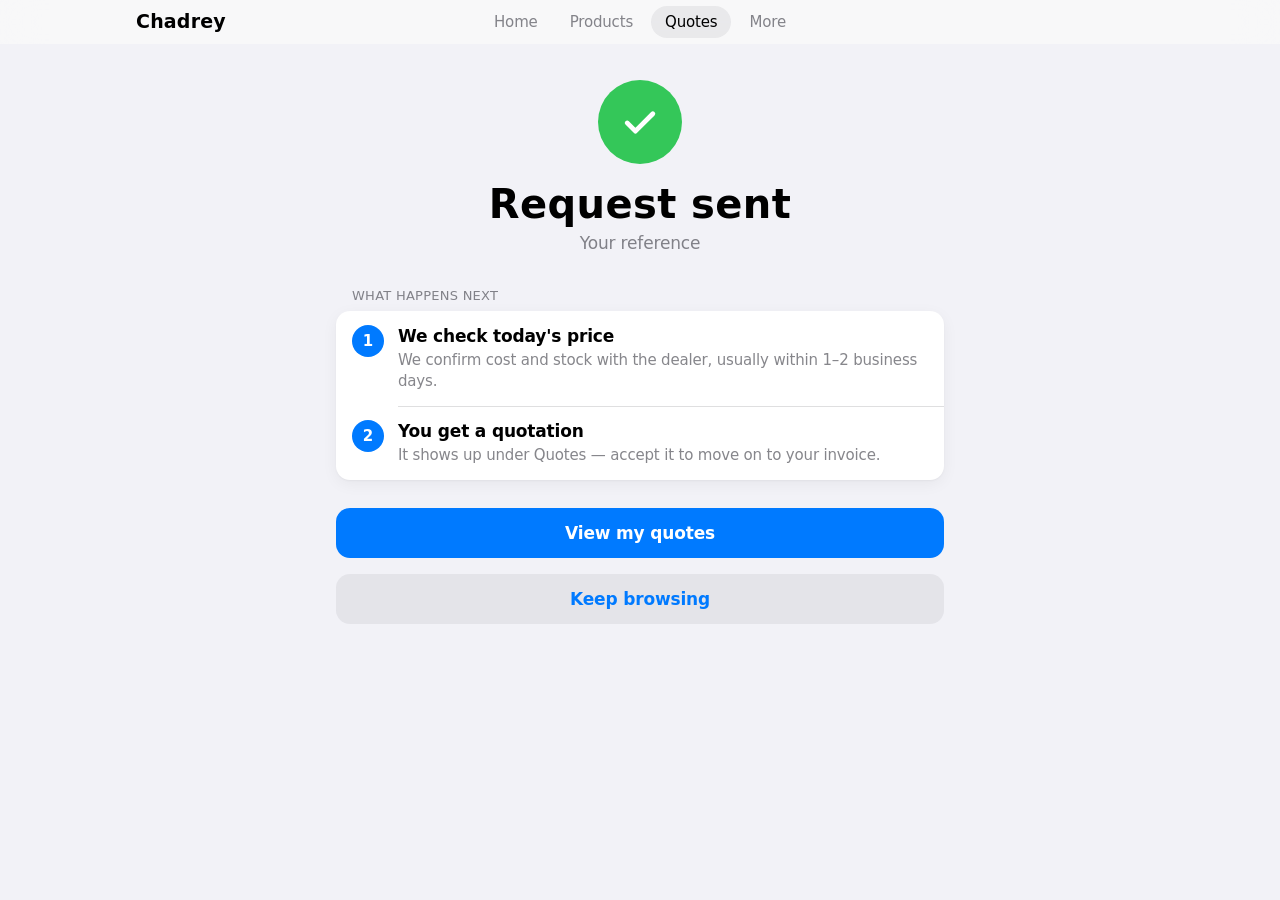
<file: frontend/confirmation.html>
<!DOCTYPE html>
<html lang="en">
<head>
<meta charset="UTF-8">
<meta name="viewport" content="width=device-width, initial-scale=1, viewport-fit=cover">
<meta name="theme-color" content="#F2F2F7" media="(prefers-color-scheme: light)">
<meta name="theme-color" content="#000000" media="(prefers-color-scheme: dark)">
<title>Request sent — Chadrey Wholesale</title>
<link rel="icon" href="favicon.svg" type="image/svg+xml">
<link rel="apple-touch-icon" href="favicon.svg">
<link rel="stylesheet" href="styles.css">
</head>
<body>
<main class="page narrow center">
  <div class="hero-check" id="check"></div>
  <h1 class="large-title" style="margin-bottom:6px">Request sent</h1>
  <p class="muted" style="margin-bottom:6px">Your reference</p>
  <p style="font-size:24px;font-weight:700;letter-spacing:.02em" id="ref"></p>

  <div class="list-header" style="margin-top:32px;text-align:left">What happens next</div>
  <div class="list" style="text-align:left">
    <div class="step"><span class="n">1</span><div><h3>We check today's price</h3><p>We confirm cost and stock with the dealer, usually within 1–2 business days.</p></div></div>
    <div class="step"><span class="n">2</span><div><h3>You get a quotation</h3><p>It shows up under Quotes — accept it to move on to your invoice.</p></div></div>
  </div>

  <div class="stack" style="margin-top:28px">
    <a class="btn btn-primary btn-block" href="my-quotes.html">View my quotes</a>
    <a class="btn btn-block" href="products.html">Keep browsing</a>
  </div>
</main>
<script src="config.js"></script>
<script src="store.js"></script>
<script src="ui.js"></script>
<script>
  UI.mount({ tab: "quotes", title: "Request sent" });
  document.getElementById("check").innerHTML = UI.icon("check", 44).replace('stroke-width="1.8"', 'stroke-width="2.6"');
  document.getElementById("ref").textContent = UI.qs("ref") || "";
</script>
</body>
</html>
</file>
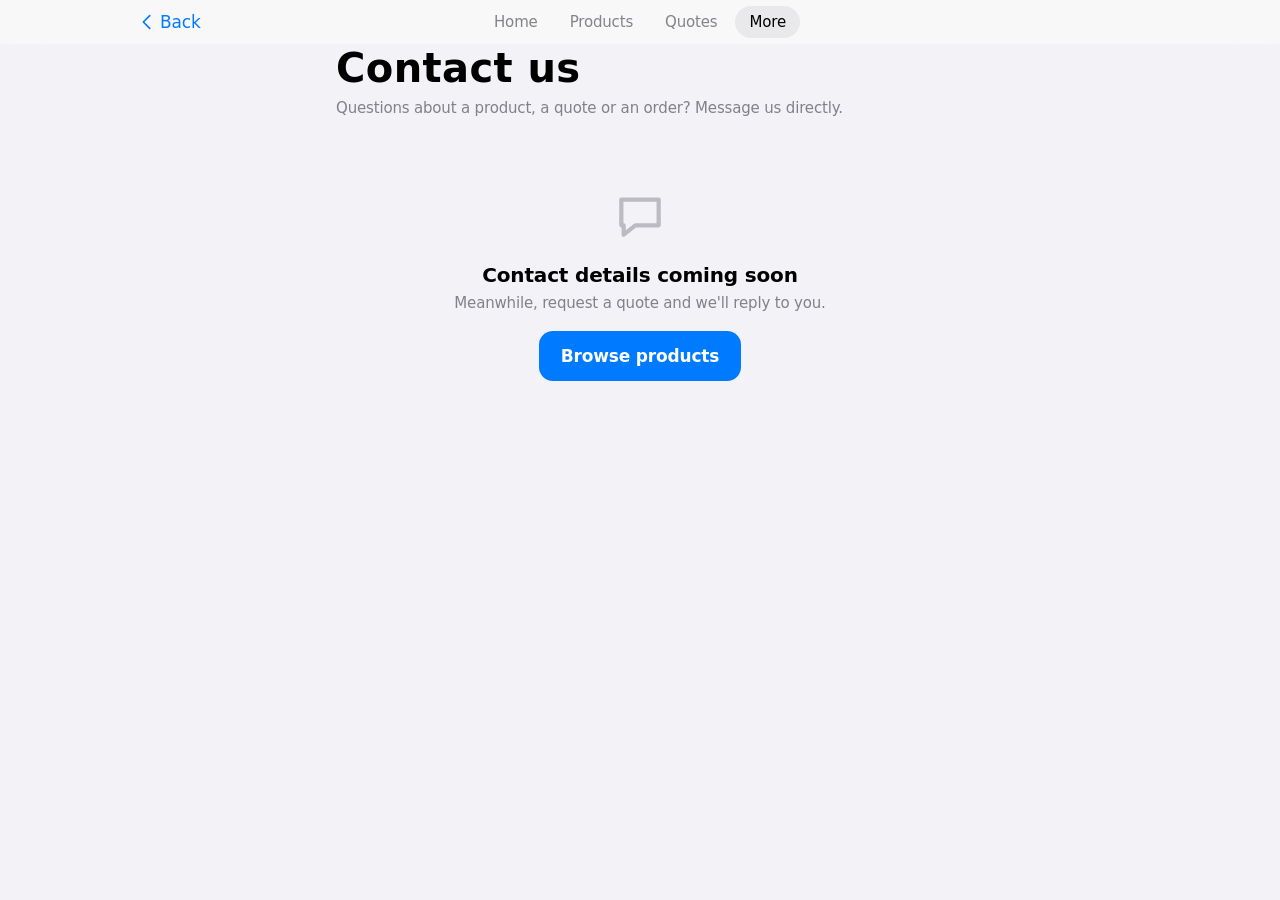
<file: frontend/contact.html>
<!DOCTYPE html>
<html lang="en">
<head>
<meta charset="UTF-8">
<meta name="viewport" content="width=device-width, initial-scale=1, viewport-fit=cover">
<meta name="theme-color" content="#F2F2F7" media="(prefers-color-scheme: light)">
<meta name="theme-color" content="#000000" media="(prefers-color-scheme: dark)">
<title>Contact — Chadrey Wholesale</title>
<link rel="icon" href="favicon.svg" type="image/svg+xml">
<link rel="apple-touch-icon" href="favicon.svg">
<link rel="stylesheet" href="styles.css">
</head>
<body>
<main class="page narrow">
  <h1 class="large-title">Contact us</h1>
  <p class="subtitle">Questions about a product, a quote or an order? Message us directly.</p>
  <div id="opts"></div>
</main>
<script src="config.js"></script>
<script src="store.js"></script>
<script src="ui.js"></script>
<script>
  UI.mount({ tab: "more", title: "Contact", back: true, backHref: "more.html" });
  (async function () {
    const s = await Store.settings();
    const wa = await UI.whatsappHref("Hi Chadrey Wholesale, ");
    const rows = [];
    if (wa) rows.push('<a class="cell" target="_blank" rel="noopener" href="' + UI.esc(wa) + '"><span class="cell-icon" style="background:var(--green)">' + UI.icon("chat", 18) + '</span><span class="grow"><span class="title">WhatsApp</span><span class="sub">' + UI.esc(s.whatsapp) + '</span></span><span class="chev">' + UI.icon("chev", 18) + "</span></a>");
    if (s.email) rows.push('<a class="cell" href="mailto:' + UI.esc(s.email) + '"><span class="cell-icon" style="background:var(--blue)">' + UI.icon("mail", 18) + '</span><span class="grow"><span class="title">Email</span><span class="sub">' + UI.esc(s.email) + '</span></span><span class="chev">' + UI.icon("chev", 18) + "</span></a>");
    document.getElementById("opts").innerHTML = rows.length ? '<div class="list">' + rows.join("") + "</div>"
      : '<div class="empty">' + UI.icon("chat", 56) + "<h3>Contact details coming soon</h3><p>Meanwhile, request a quote and we'll reply to you.</p><a class=\"btn btn-primary\" href=\"products.html\">Browse products</a></div>";
  })();
</script>
</body>
</html>
</file>
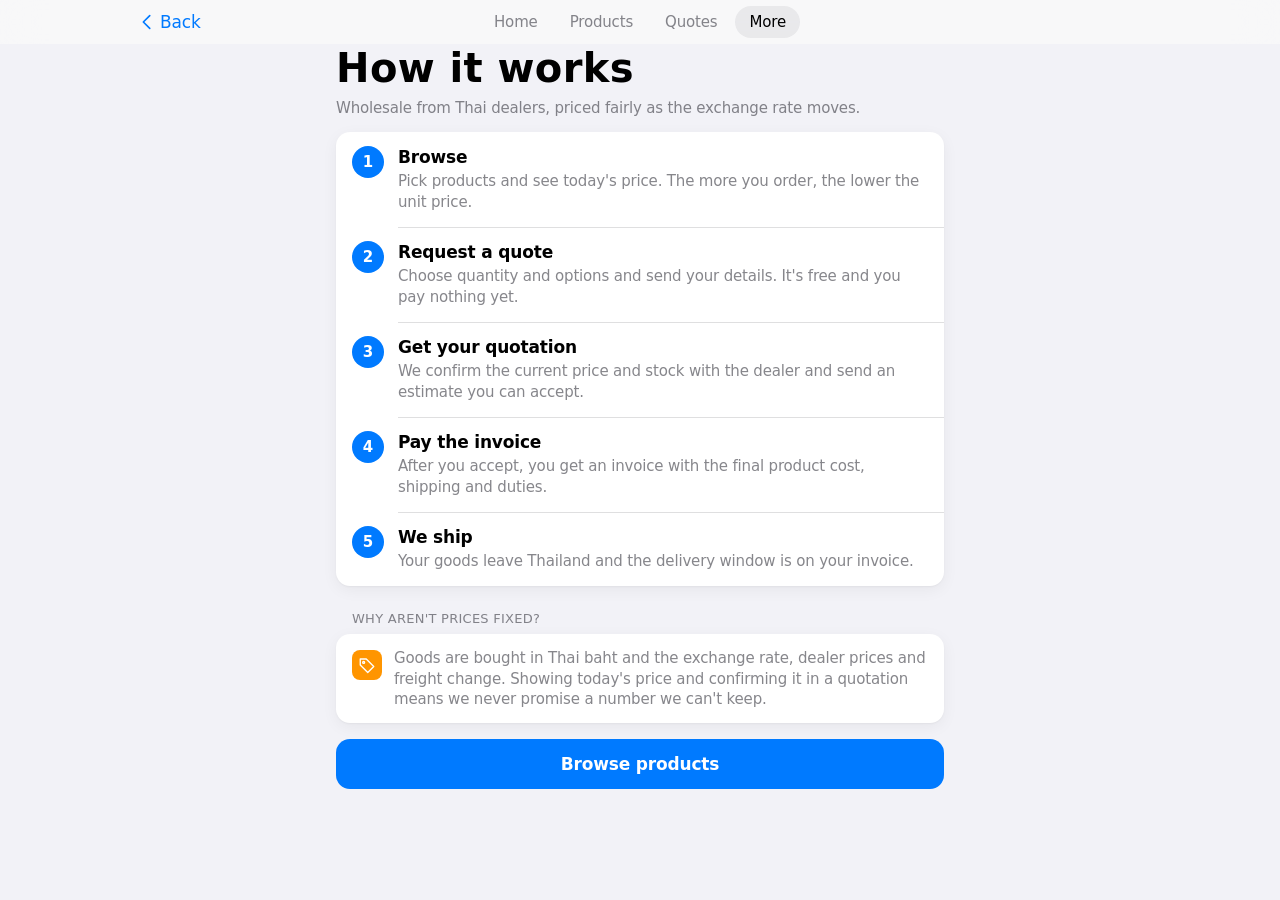
<file: frontend/how-it-works.html>
<!DOCTYPE html>
<html lang="en">
<head>
<meta charset="UTF-8">
<meta name="viewport" content="width=device-width, initial-scale=1, viewport-fit=cover">
<meta name="theme-color" content="#F2F2F7" media="(prefers-color-scheme: light)">
<meta name="theme-color" content="#000000" media="(prefers-color-scheme: dark)">
<title>How it works — Chadrey Wholesale</title>
<link rel="icon" href="favicon.svg" type="image/svg+xml">
<link rel="apple-touch-icon" href="favicon.svg">
<link rel="stylesheet" href="styles.css">
</head>
<body>
<main class="page narrow">
  <h1 class="large-title">How it works</h1>
  <p class="subtitle">Wholesale from Thai dealers, priced fairly as the exchange rate moves.</p>

  <div class="list">
    <div class="step"><span class="n">1</span><div><h3>Browse</h3><p>Pick products and see today's price. The more you order, the lower the unit price.</p></div></div>
    <div class="step"><span class="n">2</span><div><h3>Request a quote</h3><p>Choose quantity and options and send your details. It's free and you pay nothing yet.</p></div></div>
    <div class="step"><span class="n">3</span><div><h3>Get your quotation</h3><p>We confirm the current price and stock with the dealer and send an estimate you can accept.</p></div></div>
    <div class="step"><span class="n">4</span><div><h3>Pay the invoice</h3><p>After you accept, you get an invoice with the final product cost, shipping and duties.</p></div></div>
    <div class="step"><span class="n">5</span><div><h3>We ship</h3><p>Your goods leave Thailand and the delivery window is on your invoice.</p></div></div>
  </div>

  <div class="list-header">Why aren't prices fixed?</div>
  <div class="banner"><span class="cell-icon" style="background:var(--orange)" id="ic"></span><p>Goods are bought in Thai baht and the exchange rate, dealer prices and freight change. Showing today's price and confirming it in a quotation means we never promise a number we can't keep.</p></div>

  <div class="spacer"></div>
  <a class="btn btn-primary btn-block" href="products.html">Browse products</a>
</main>
<script src="config.js"></script>
<script src="store.js"></script>
<script src="ui.js"></script>
<script>
  UI.mount({ tab: "more", title: "How it works", back: true, backHref: "more.html" });
  document.getElementById("ic").innerHTML = UI.icon("tag", 18);
</script>
</body>
</html>
</file>
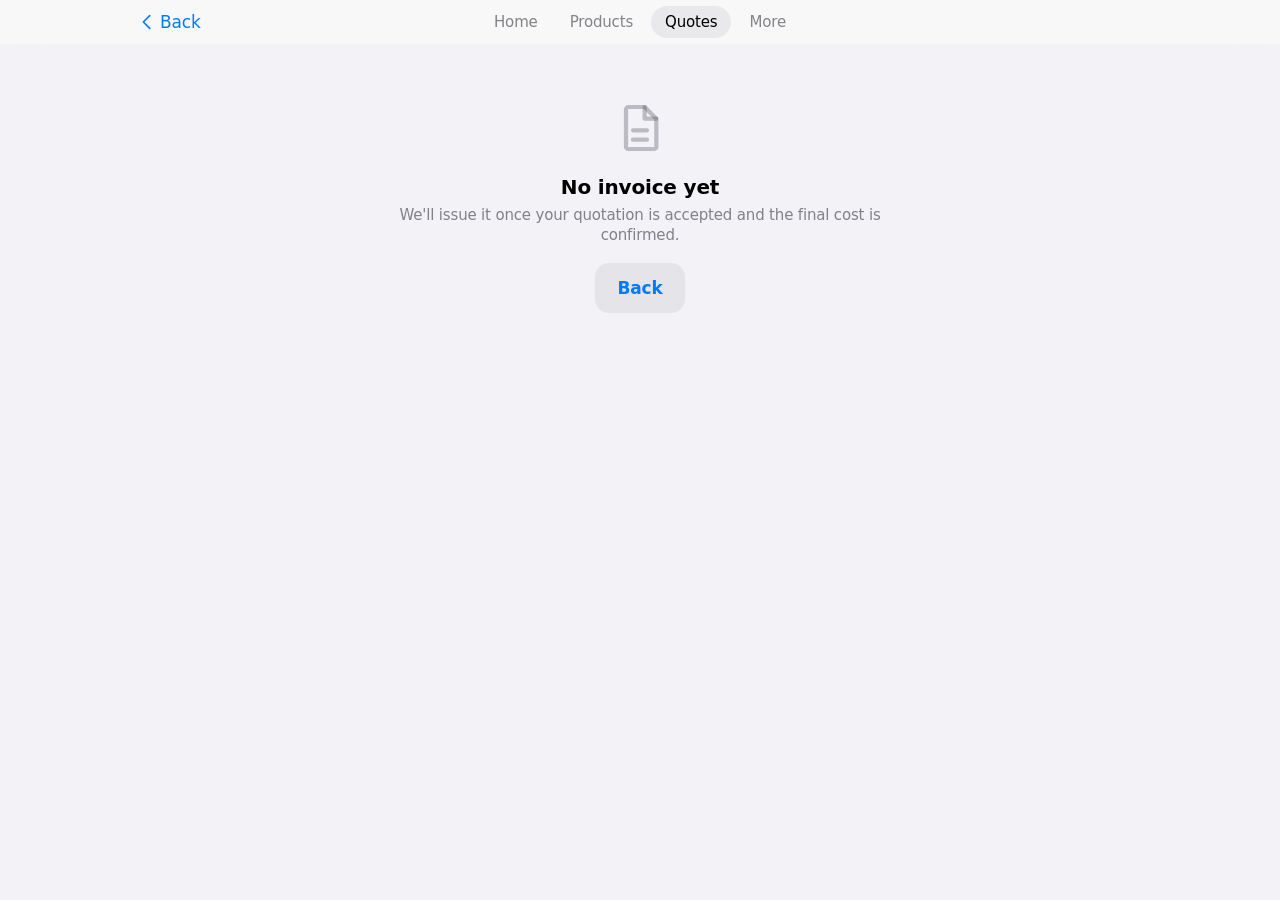
<file: frontend/invoice.html>
<!DOCTYPE html>
<html lang="en">
<head>
<meta charset="UTF-8">
<meta name="viewport" content="width=device-width, initial-scale=1, viewport-fit=cover">
<meta name="theme-color" content="#F2F2F7" media="(prefers-color-scheme: light)">
<meta name="theme-color" content="#000000" media="(prefers-color-scheme: dark)">
<title>Invoice — Chadrey Wholesale</title>
<link rel="icon" href="favicon.svg" type="image/svg+xml">
<link rel="apple-touch-icon" href="favicon.svg">
<link rel="stylesheet" href="styles.css">
</head>
<body>
<main class="page narrow" id="root"><div class="skel" style="height:360px;margin-top:8px"></div></main>
<script src="config.js"></script>
<script src="store.js"></script>
<script src="ui.js"></script>
<script>
  UI.mount({ tab: "quotes", title: "Invoice", back: true, backHref: "my-quotes.html", tabs: false });
  const $root = document.getElementById("root");
  const line = (a, b) => b ? '<div class="doc-line"><span>' + a + "</span><span>" + UI.esc(b) + "</span></div>" : "";

  async function render() {
    const [q, s] = await Promise.all([Store.quote(UI.qs("ref")), Store.settings()]);
    if (!q || !q.invoice) {
      $root.innerHTML = '<div class="empty">' + UI.icon("doc", 56) + "<h3>No invoice yet</h3><p>We'll issue it once your quotation is accepted and the final cost is confirmed.</p>" +
        '<a class="btn" href="' + (q ? "quotation.html?ref=" + encodeURIComponent(q.ref) : "my-quotes.html") + '">Back</a></div>';
      return;
    }
    const i = q.invoice, c = i.currency, m = (n) => Store.money(n, c);
    const sub = i.unitPrice * i.qty, total = Store.invoiceTotal(i), paid = q.status === "paid";
    const wa = await UI.whatsappHref("Hi, about invoice " + q.ref);
    $root.innerHTML = '<h1 class="large-title">Invoice</h1><div class="doc">' +
      '<div class="doc-top"><div class="kicker">Total due</div><div class="big">' + UI.esc(m(total)) + '</div><div class="caption">' + UI.esc(q.ref) + " · " + Store.fmtDate(i.issuedAt) + "</div>" +
        '<div style="margin-top:8px">' + (paid ? UI.statusBadge("paid") : UI.statusBadge("invoiced")) + "</div></div>" +
      '<div class="doc-lines">' + line("Product", q.product) + line("Quantity", i.qty + " pcs") + line("Unit price", m(i.unitPrice) + " / pc") +
        line("Subtotal", m(sub)) + line("Shipping", i.shipping ? m(i.shipping) : "") + line("Tax / duties", i.tax ? m(i.tax) : "") + line("Other charges", i.other ? m(i.other) : "") +
        '<div class="doc-line total"><span>Total</span><span>' + UI.esc(m(total)) + "</span></div>" +
        line("Ships", i.shipDate ? Store.fmtDate(i.shipDate) : "") + line("Delivery", i.deliveryWindow) + "</div>" +
      (!paid && i.paymentInfo ? '<div class="doc-note"><b style="color:var(--label)">How to pay</b>\n' + UI.esc(i.paymentInfo) + "</div>" : "") +
      (paid ? '<div class="doc-note">Payment received' + (q.paidAt ? " on " + Store.fmtDate(q.paidAt) : "") + ". Thank you!</div>" : "") +
      '<div class="doc-actions">' + (wa ? '<a class="btn btn-block" target="_blank" rel="noopener" href="' + UI.esc(wa) + '">Questions about this invoice</a>' : "") +
        '<button class="btn btn-block" onclick="window.print()">Save as PDF / Print</button></div></div>';
  }
  render().catch((e) => { $root.innerHTML = '<div class="empty">' + UI.icon("info", 56) + "<h3>Couldn't load</h3><p>" + UI.esc(e.message) + "</p></div>"; });
</script>
</body>
</html>
</file>
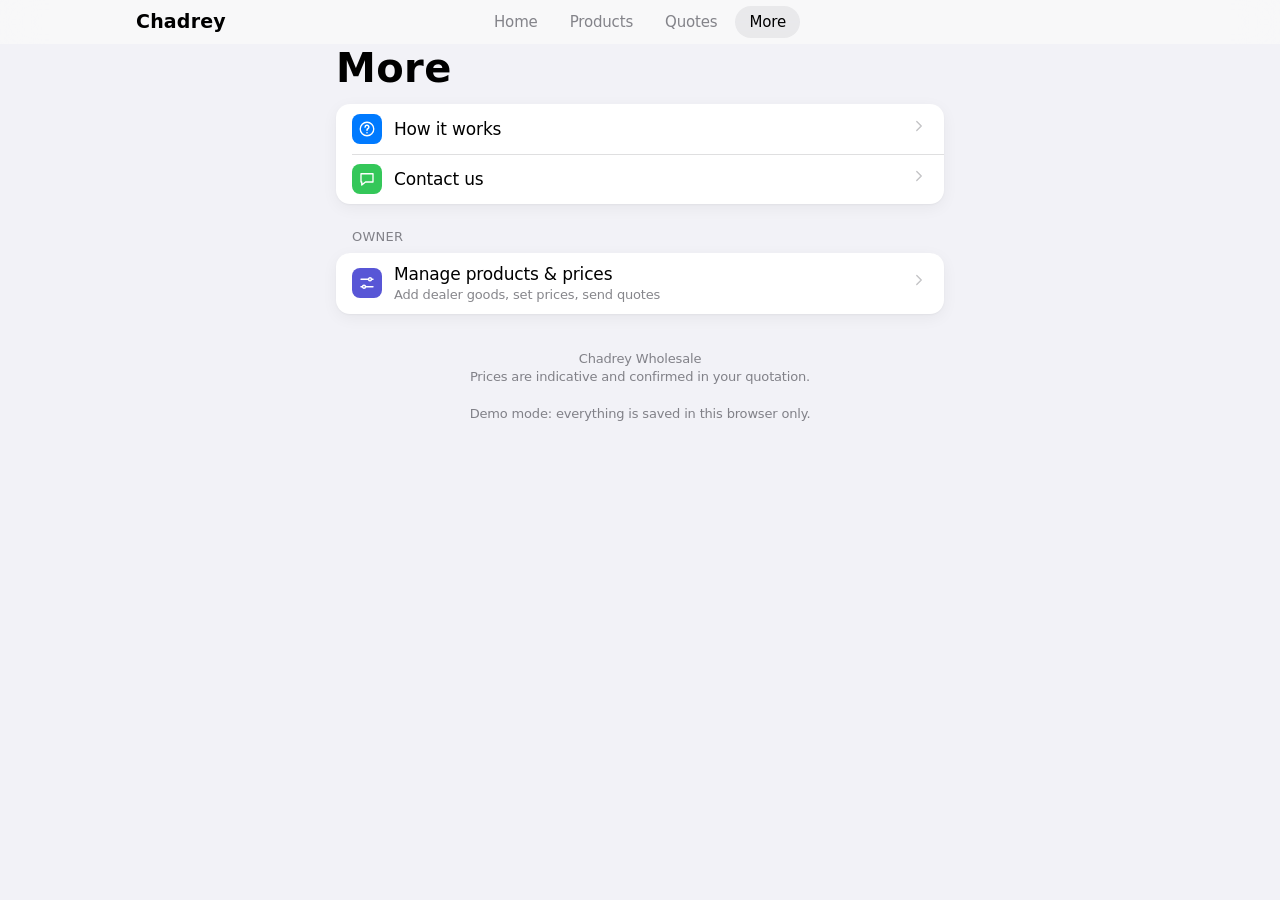
<file: frontend/more.html>
<!DOCTYPE html>
<html lang="en">
<head>
<meta charset="UTF-8">
<meta name="viewport" content="width=device-width, initial-scale=1, viewport-fit=cover">
<meta name="theme-color" content="#F2F2F7" media="(prefers-color-scheme: light)">
<meta name="theme-color" content="#000000" media="(prefers-color-scheme: dark)">
<title>More — Chadrey Wholesale</title>
<link rel="icon" href="favicon.svg" type="image/svg+xml">
<link rel="apple-touch-icon" href="favicon.svg">
<link rel="stylesheet" href="styles.css">
</head>
<body>
<main class="page narrow">
  <h1 class="large-title">More</h1>

  <div class="list">
    <a class="cell" href="how-it-works.html"><span class="cell-icon" style="background:var(--blue)" data-i="help"></span><span class="grow">How it works</span><span class="chev" data-i="chev"></span></a>
    <a class="cell" href="contact.html"><span class="cell-icon" style="background:var(--green)" data-i="chat"></span><span class="grow">Contact us</span><span class="chev" data-i="chev"></span></a>
  </div>

  <div class="list-header">Owner</div>
  <div class="list">
    <a class="cell" href="admin.html"><span class="cell-icon" style="background:var(--indigo)" data-i="tune"></span><span class="grow"><span class="title">Manage products &amp; prices</span><span class="sub">Add dealer goods, set prices, send quotes</span></span><span class="chev" data-i="chev"></span></a>
  </div>

  <p class="footnote center" style="margin-top:28px">Chadrey Wholesale<br>Prices are indicative and confirmed in your quotation.<span id="demo"></span></p>
</main>
<script src="config.js"></script>
<script src="store.js"></script>
<script src="ui.js"></script>
<script>
  UI.mount({ tab: "more", title: "More" });
  document.querySelectorAll("[data-i]").forEach((el) => { el.innerHTML = UI.icon(el.dataset.i, el.classList.contains("chev") ? 18 : 18); });
  if (!Store.remote) document.getElementById("demo").innerHTML = "<br><br>Demo mode: everything is saved in this browser only.";
</script>
</body>
</html>
</file>
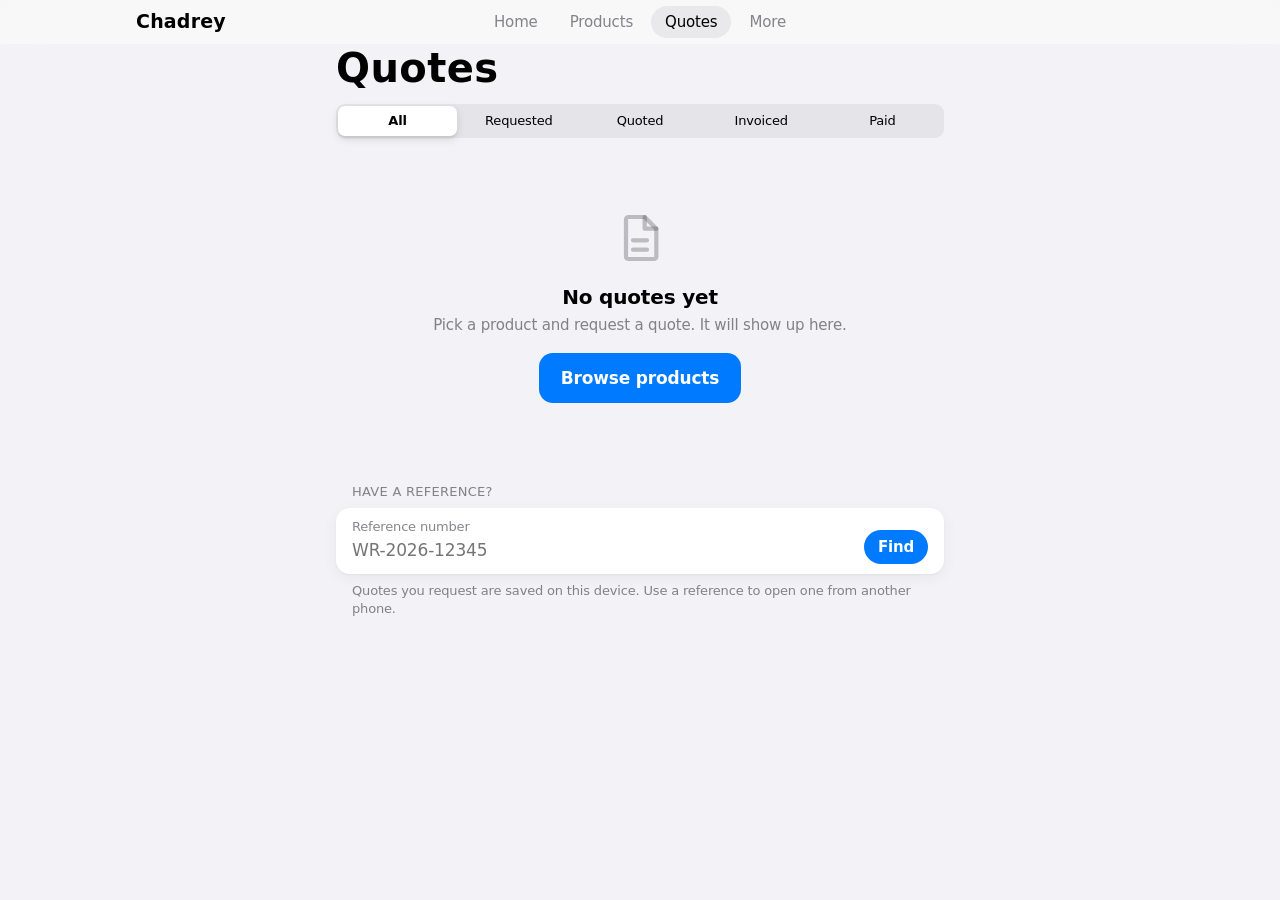
<file: frontend/my-quotes.html>
<!DOCTYPE html>
<html lang="en">
<head>
<meta charset="UTF-8">
<meta name="viewport" content="width=device-width, initial-scale=1, viewport-fit=cover">
<meta name="theme-color" content="#F2F2F7" media="(prefers-color-scheme: light)">
<meta name="theme-color" content="#000000" media="(prefers-color-scheme: dark)">
<title>Quotes — Chadrey Wholesale</title>
<link rel="icon" href="favicon.svg" type="image/svg+xml">
<link rel="apple-touch-icon" href="favicon.svg">
<link rel="stylesheet" href="styles.css">
</head>
<body>
<main class="page narrow">
  <h1 class="large-title">Quotes</h1>
  <div class="seg" id="filter" role="group" aria-label="Filter">
    <button data-f="all" aria-pressed="true">All</button>
    <button data-f="pending" aria-pressed="false">Requested</button>
    <button data-f="quoted" aria-pressed="false">Quoted</button>
    <button data-f="invoiced" aria-pressed="false">Invoiced</button>
    <button data-f="paid" aria-pressed="false">Paid</button>
  </div>
  <div class="spacer"></div>
  <div id="list"></div>

  <div class="list-header">Have a reference?</div>
  <form class="list" id="find">
    <div class="cell field-row" style="gap:12px">
      <div class="field-half"><label for="refIn">Reference number</label><input id="refIn" placeholder="WR-2026-12345" autocapitalize="characters" autocomplete="off"></div>
      <button class="btn btn-sm btn-primary" type="submit" style="align-self:flex-end">Find</button>
    </div>
  </form>
  <p class="footnote">Quotes you request are saved on this device. Use a reference to open one from another phone.</p>
</main>
<script src="config.js"></script>
<script src="store.js"></script>
<script src="ui.js"></script>
<script>
  UI.mount({ tab: "quotes", title: "Quotes" });
  let quotes = [], filter = "all", products = [];

  function render() {
    const items = quotes.filter((q) => filter === "all" || q.status === filter);
    const $l = document.getElementById("list");
    if (!items.length) {
      $l.innerHTML = '<div class="empty">' + UI.icon("doc", 56) + "<h3>" + (quotes.length ? "Nothing here" : "No quotes yet") + "</h3><p>" +
        (quotes.length ? "No quotes in this group." : "Pick a product and request a quote. It will show up here.") + "</p>" +
        (quotes.length ? "" : '<a class="btn btn-primary" href="products.html">Browse products</a>') + "</div>";
      return;
    }
    $l.innerHTML = '<div class="list">' + items.map((q) => {
      const prod = products.find((x) => x.id === q.productId);
      const dest = (q.status === "invoiced" || q.status === "paid") ? "invoice.html" : "quotation.html";
      let amt = "";
      if (q.invoice) amt = Store.money(Store.invoiceTotal(q.invoice), q.invoice.currency);
      else if (q.quotation) amt = Store.money(q.quotation.unitPrice * q.quotation.qty, q.quotation.currency);
      return '<a class="cell" href="' + dest + "?ref=" + encodeURIComponent(q.ref) + '">' +
        '<div class="thumb">' + UI.visual(prod || { name: q.product, category: "", images: [] }) + "</div>" +
        '<div class="grow"><span class="title" style="white-space:nowrap;overflow:hidden;text-overflow:ellipsis">' + UI.esc(q.product) + "</span>" +
        '<span class="sub">' + UI.esc(q.ref) + " · " + q.qty + " pcs · " + Store.fmtDate(q.createdAt) + "</span>" +
        '<span style="display:block;margin-top:5px">' + UI.statusBadge(q.status) + "</span></div>" +
        (amt ? '<b style="font-size:16px">' + UI.esc(amt) + "</b>" : "") + '<span class="chev">' + UI.icon("chev", 18) + "</span></a>";
    }).join("") + "</div>";
  }

  document.getElementById("filter").addEventListener("click", (e) => {
    const b = e.target.closest("[data-f]"); if (!b) return;
    filter = b.dataset.f;
    document.querySelectorAll("#filter button").forEach((x) => x.setAttribute("aria-pressed", x === b));
    render();
  });

  document.getElementById("find").addEventListener("submit", async (e) => {
    e.preventDefault();
    const ref = document.getElementById("refIn").value.trim().toUpperCase();
    if (!ref) return;
    try {
      const q = await Store.quote(ref);
      if (!q) { UI.toast("No quote with that reference"); return; }
      Store.rememberRef(q.ref); document.getElementById("refIn").value = "";
      quotes = await Store.myQuotes(); render(); UI.toast("Added " + q.ref);
    } catch (x) { UI.toast(x.message); }
  });

  (async function () {
    document.getElementById("list").innerHTML = '<div class="skel" style="height:240px"></div>';
    try { [quotes, products] = await Promise.all([Store.myQuotes(), Store.products().catch(() => [])]); render(); }
    catch (e) { document.getElementById("list").innerHTML = '<div class="empty">' + UI.icon("info", 56) + "<h3>Couldn't load</h3><p>" + UI.esc(e.message) + "</p></div>"; }
  })();
</script>
</body>
</html>
</file>
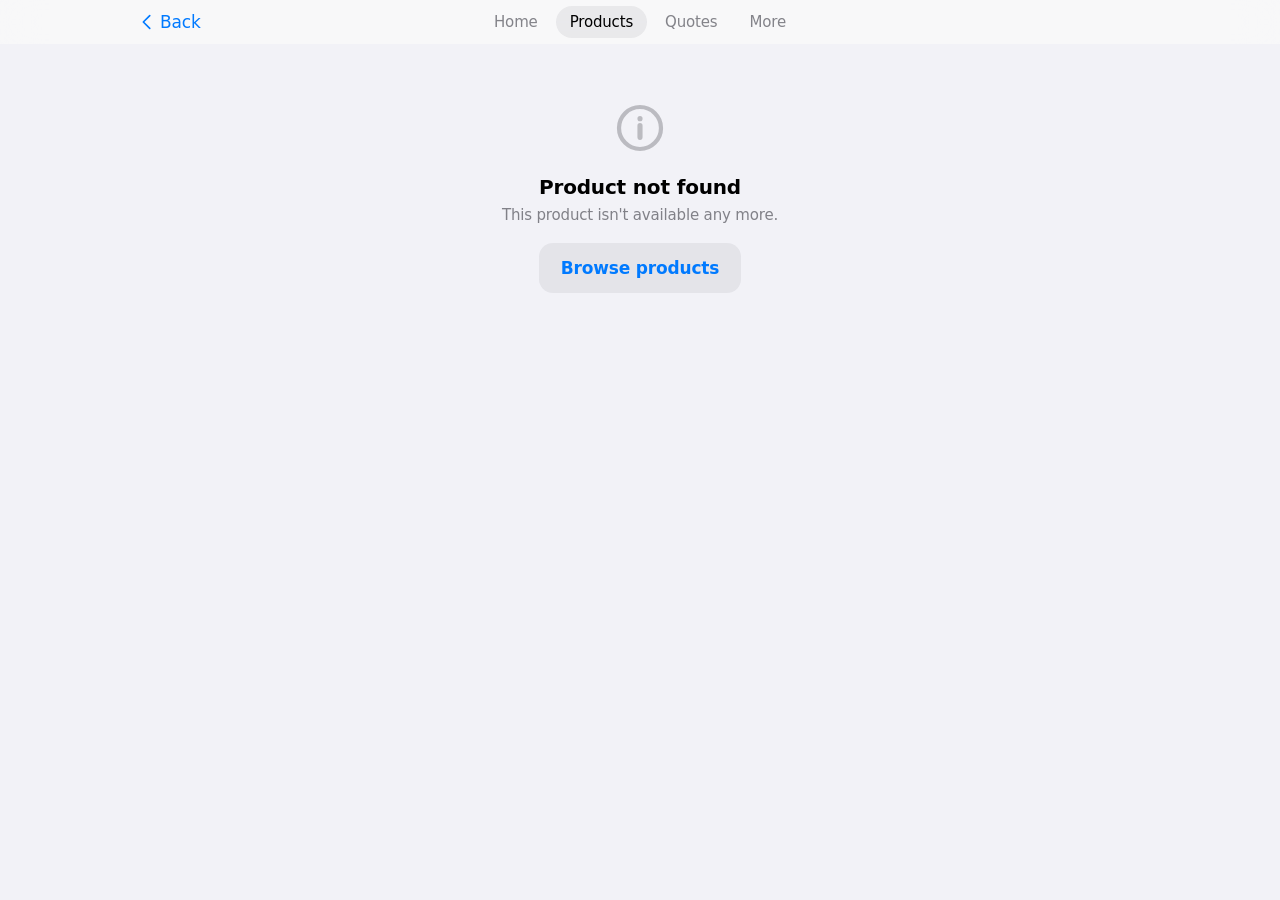
<file: frontend/product.html>
<!DOCTYPE html>
<html lang="en">
<head>
<meta charset="UTF-8">
<meta name="viewport" content="width=device-width, initial-scale=1, viewport-fit=cover">
<meta name="theme-color" content="#F2F2F7" media="(prefers-color-scheme: light)">
<meta name="theme-color" content="#000000" media="(prefers-color-scheme: dark)">
<title>Product — Chadrey Wholesale</title>
<link rel="icon" href="favicon.svg" type="image/svg+xml">
<link rel="apple-touch-icon" href="favicon.svg">
<link rel="stylesheet" href="styles.css">
</head>
<body>
<main class="page" id="root"><div class="skel" style="aspect-ratio:1/1;margin-top:8px"></div></main>

<div class="actionbar" id="bar" hidden><div class="actionbar-inner">
  <a class="btn icon-btn" id="chatBtn" hidden aria-label="Chat on WhatsApp" target="_blank" rel="noopener"></a>
  <button class="btn btn-primary grow" id="quoteBtn">Request quote</button>
</div></div>

<script src="config.js"></script>
<script src="store.js"></script>
<script src="ui.js"></script>
<script>
  UI.mount({ tab: "products", title: "", back: true, backHref: "products.html", tabs: false, actionbar: true });

  const id = UI.qs("id");
  const $root = document.getElementById("root");
  let p, s, qty = 1, color = "", sizes = new Set();

  const stepFor = (moq) => (moq >= 100 ? 50 : moq >= 20 ? 10 : 1);
  const unitLabel = (n) => (n === 1 ? p.unit : p.unit + "s");

  function tierLabel(i) {
    const t = p.tiers[i], next = p.tiers[i + 1];
    return next ? t.min + "–" + (next.min - 1) + " " + p.unit + "s" : t.min + "+ " + p.unit + "s";
  }

  function chips(list, kind) {
    return '<div class="chips wrap" data-kind="' + kind + '">' + list.map((v) =>
      '<button class="chip" type="button" data-v="' + UI.esc(v) + '" aria-pressed="false">' + UI.esc(v) + "</button>").join("") + "</div>";
  }

  function render() {
    document.title = p.name + " — Chadrey Wholesale";
    const imgs = p.images.length ? p.images.map((u) => '<img src="' + UI.esc(Store.img(u)) + '" alt="' + UI.esc(p.name) + '">').join("") : "<div>" + UI.visual(p, false) + "</div>";
    const details = [
      ["Category", p.category], ["Minimum order", p.moq + " " + unitLabel(p.moq)],
      p.lead && ["Lead time", p.lead], p.origin && ["Ships from", p.origin],
      p.packaging.length && ["Packaging", p.packaging.join(", ")], p.customization.length && ["Customisation", p.customization.join(", ")],
    ].filter(Boolean);

    $root.innerHTML =
      '<div class="detail" style="margin-top:6px">' +
        '<div class="gallery-wrap"><div class="gallery" id="gal">' + imgs + '</div><div class="dots" id="dots"></div></div>' +
        '<div class="stack">' +
          "<div><h1>" + UI.esc(p.name) + "</h1>" +
            '<div class="tags" style="margin-top:8px"><span class="tag">' + UI.esc(p.category) + "</span>" + (p.origin ? '<span class="tag">' + UI.esc(p.origin) + "</span>" : "") + (p.lead ? '<span class="tag">' + UI.esc(p.lead) + "</span>" : "") + "</div>" +
            '<div class="price-hero"><span class="amt" id="unitPrice"></span><span class="unit">/ ' + UI.esc(p.unit) + '</span></div>' +
            '<div class="caption" id="approx" style="margin-top:2px"></div>' +
            '<div class="price-note">' + UI.icon("info", 15) + "<span>Today's price" + (p.priceUpdated ? ", updated " + Store.fmtDate(p.priceUpdated) : "") + ". It follows the exchange rate — your quotation confirms the final price.</span></div>" +
          "</div>" +
          '<div class="tiers" id="tiers">' + p.tiers.map((t, i) => '<div class="tier" data-i="' + i + '"><b>' + Store.money(t.price) + "</b><span>" + tierLabel(i) + "</span></div>").join("") + "</div>" +
          (p.desc ? '<p class="muted" style="font-size:16px;line-height:1.45">' + UI.esc(p.desc) + "</p>" : "") +
          (p.colors.length ? '<div><div class="list-header">Colour</div>' + chips(p.colors, "color") + "</div>" : "") +
          (p.sizes.length ? '<div><div class="list-header">Sizes <span style="text-transform:none">(pick any)</span></div>' + chips(p.sizes, "size") + "</div>" : "") +
          '<div class="list"><div class="cell"><div class="grow"><span class="title">Quantity</span><span class="sub">Minimum ' + p.moq + "</span></div>" +
            '<div class="stepper"><button type="button" id="minus" aria-label="Fewer">−</button><input id="qty" type="number" inputmode="numeric" min="' + p.moq + '" aria-label="Quantity"><button type="button" id="plus" aria-label="More">+</button></div></div>' +
            '<div class="total-row cell" style="min-height:0"><span class="muted">Estimated total</span><b id="total"></b></div></div>' +
          '<p class="footnote" style="padding-top:0">Estimate for the product only. Shipping and duties are added in your quotation.</p>' +
          '<div class="list">' + details.map((d) => '<div class="cell"><span class="grow muted">' + d[0] + '</span><span class="value" style="color:var(--label)">' + UI.esc(d[1]) + "</span></div>").join("") + "</div>" +
        "</div>" +
      "</div>";

    const gal = document.getElementById("gal"), dots = document.getElementById("dots");
    if (p.images.length > 1) {
      dots.innerHTML = p.images.map((_, i) => "<i" + (i === 0 ? ' class="on"' : "") + "></i>").join("");
      gal.addEventListener("scroll", () => {
        const i = Math.round(gal.scrollLeft / gal.clientWidth);
        [...dots.children].forEach((d, j) => d.classList.toggle("on", i === j));
      }, { passive: true });
    }

    document.querySelectorAll('[data-kind="color"] .chip').forEach((b) => b.addEventListener("click", () => {
      color = color === b.dataset.v ? "" : b.dataset.v;
      document.querySelectorAll('[data-kind="color"] .chip').forEach((x) => x.setAttribute("aria-pressed", x.dataset.v === color));
    }));
    document.querySelectorAll('[data-kind="size"] .chip').forEach((b) => b.addEventListener("click", () => {
      const on = b.getAttribute("aria-pressed") !== "true";
      b.setAttribute("aria-pressed", on); on ? sizes.add(b.dataset.v) : sizes.delete(b.dataset.v);
    }));

    const $qty = document.getElementById("qty");
    $qty.value = qty;
    const set = (v) => { qty = Math.max(p.moq, Math.round(v) || p.moq); $qty.value = qty; update(); };
    document.getElementById("minus").onclick = () => set(qty - stepFor(p.moq));
    document.getElementById("plus").onclick = () => set(qty + stepFor(p.moq));
    $qty.addEventListener("input", () => { const v = parseInt($qty.value, 10); if (v >= 1) { qty = v; update(true); } });
    $qty.addEventListener("change", () => set(parseInt($qty.value, 10)));
    update();
  }

  function update(typing) {
    const unit = Store.priceFor(p, qty), ti = Store.tierIndexFor(p, qty);
    document.getElementById("unitPrice").textContent = Store.money(unit);
    document.getElementById("approx").textContent = Store.approx(unit, s);
    document.getElementById("total").textContent = qty >= p.moq ? Store.money(unit * qty) : "—";
    document.querySelectorAll(".tier").forEach((t) => t.classList.toggle("on", +t.dataset.i === ti && qty >= p.moq));
    const chat = document.getElementById("chatBtn");
    if (chat.dataset.base) chat.href = chat.dataset.base + "?text=" + encodeURIComponent("Hi, I'm interested in " + p.name + " (" + qty + " " + p.unit + "s).");
  }

  document.getElementById("quoteBtn").addEventListener("click", () => {
    if (qty < p.moq) { UI.toast("Minimum order is " + p.moq); return; }
    try { sessionStorage.setItem("chadrey.draft", JSON.stringify({ id: p.id, qty, color, sizes: [...sizes] })); } catch (e) {}
    location.href = "request-quote.html?id=" + encodeURIComponent(p.id);
  });

  (async function () {
    try {
      [p, s] = await Promise.all([Store.product(id), Store.settings()]);
      if (!p) throw Object.assign(new Error("This product isn't available any more."), { missing: true });
      qty = p.moq;
      render();
      document.getElementById("bar").hidden = false;
      const wa = await UI.whatsappHref("");
      if (wa) { const c = document.getElementById("chatBtn"); c.hidden = false; c.innerHTML = UI.icon("chat", 24); c.dataset.base = wa.split("?")[0]; c.href = wa; update(); }
    } catch (e) {
      $root.innerHTML = '<div class="empty">' + UI.icon("info", 56) + "<h3>" + (e.missing ? "Product not found" : "Couldn't load product") + "</h3><p>" + UI.esc(e.message) + '</p><a class="btn" href="products.html">Browse products</a></div>';
    }
  })();
</script>
</body>
</html>
</file>
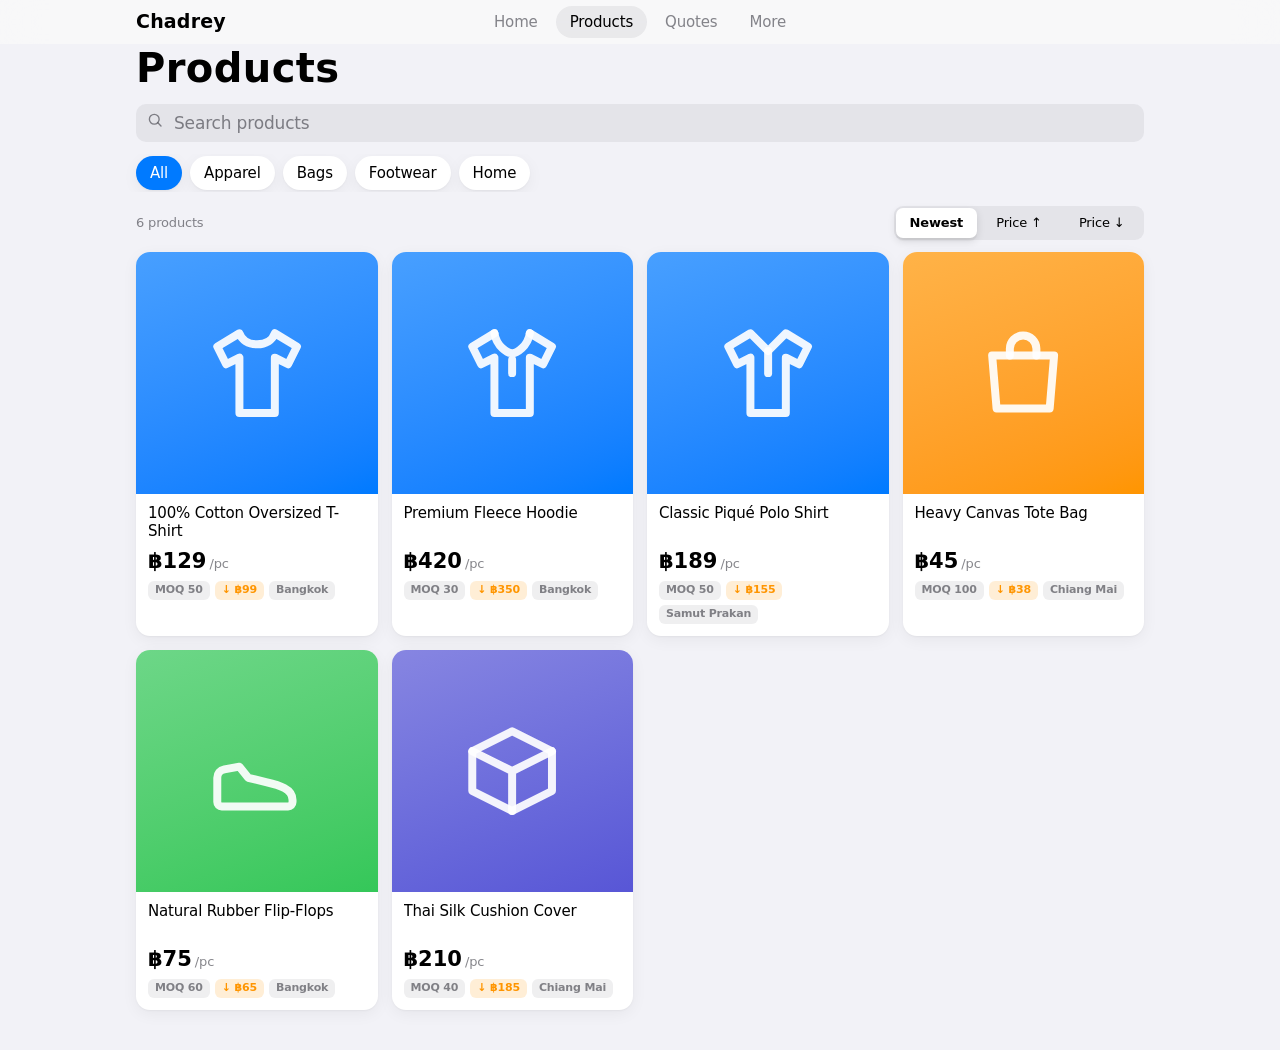
<file: frontend/products.html>
<!DOCTYPE html>
<html lang="en">
<head>
<meta charset="UTF-8">
<meta name="viewport" content="width=device-width, initial-scale=1, viewport-fit=cover">
<meta name="theme-color" content="#F2F2F7" media="(prefers-color-scheme: light)">
<meta name="theme-color" content="#000000" media="(prefers-color-scheme: dark)">
<title>Products — Chadrey Wholesale</title>
<link rel="icon" href="favicon.svg" type="image/svg+xml">
<link rel="apple-touch-icon" href="favicon.svg">
<link rel="stylesheet" href="styles.css">
</head>
<body>
<main class="page">
  <h1 class="large-title">Products</h1>

  <div class="search" id="searchBox">
    <span id="searchIcon"></span>
    <input type="search" id="q" placeholder="Search products" aria-label="Search products" autocomplete="off" enterkeyhint="search">
    <button class="clear" id="clear" aria-label="Clear search"></button>
  </div>

  <div class="chips" id="cats" style="margin-top:12px" role="group" aria-label="Category"></div>

  <div class="row" style="margin:14px 0 12px; justify-content:space-between">
    <span class="caption" id="count" aria-live="polite">&nbsp;</span>
    <div class="seg" id="sort" style="width:min(250px,62%)" role="group" aria-label="Sort">
      <button data-sort="new" aria-pressed="true">Newest</button>
      <button data-sort="low" aria-pressed="false">Price ↑</button>
      <button data-sort="high" aria-pressed="false">Price ↓</button>
    </div>
  </div>

  <div class="products" id="grid"></div>
</main>

<script src="config.js"></script>
<script src="store.js"></script>
<script src="ui.js"></script>
<script>
  UI.mount({ tab: "products", title: "Products" });
  document.getElementById("searchIcon").innerHTML = UI.icon("search", 18);
  document.getElementById("clear").innerHTML = UI.icon("clear", 18);

  const state = { q: UI.qs("q") || "", cat: UI.qs("cat") || "", sort: "new" };
  let items = [], settings = null;
  const $q = document.getElementById("q"), $grid = document.getElementById("grid");
  $q.value = state.q;

  function sync() {
    document.getElementById("searchBox").classList.toggle("has-value", !!$q.value);
    const u = new URLSearchParams();
    if (state.q) u.set("q", state.q);
    if (state.cat) u.set("cat", state.cat);
    history.replaceState(null, "", u.toString() ? "?" + u : location.pathname);
  }

  function renderChips() {
    const cats = Store.categories(items);
    const chip = (label, val) => '<button class="chip" aria-pressed="' + (state.cat === val) + '" data-cat="' + UI.esc(val) + '">' + UI.esc(label) + "</button>";
    document.getElementById("cats").innerHTML = chip("All", "") + cats.map((c) => chip(c.name, c.name)).join("");
  }

  function render() {
    const q = state.q.trim().toLowerCase();
    let out = items.filter((p) => (!state.cat || p.category === state.cat) &&
      (!q || (p.name + " " + p.category + " " + p.desc + " " + p.origin).toLowerCase().includes(q)));
    const first = (p) => p.tiers[0].price;
    if (state.sort === "low") out.sort((a, b) => first(a) - first(b));
    else if (state.sort === "high") out.sort((a, b) => first(b) - first(a));
    else out.sort((a, b) => (b.createdAt || "").localeCompare(a.createdAt || ""));
    document.getElementById("count").textContent = out.length + (out.length === 1 ? " product" : " products");
    $grid.innerHTML = out.length ? out.map((p) => UI.productCard(p, settings)).join("")
      : '<div class="empty" style="grid-column:1/-1">' + UI.icon("search", 56) + "<h3>No results</h3><p>Try a different word or category.</p></div>";
    sync();
  }

  $q.addEventListener("input", () => { state.q = $q.value; render(); });
  document.getElementById("clear").addEventListener("click", () => { $q.value = ""; state.q = ""; render(); $q.focus(); });
  document.getElementById("cats").addEventListener("click", (e) => {
    const b = e.target.closest("[data-cat]"); if (!b) return;
    state.cat = b.dataset.cat; renderChips(); render();
  });
  document.getElementById("sort").addEventListener("click", (e) => {
    const b = e.target.closest("[data-sort]"); if (!b) return;
    state.sort = b.dataset.sort;
    document.querySelectorAll("#sort button").forEach((x) => x.setAttribute("aria-pressed", x === b));
    render();
  });

  (async function load() {
    $grid.innerHTML = UI.skeletonGrid(6);
    try {
      [items, settings] = await Promise.all([Store.products(), Store.settings()]);
      renderChips(); render();
    } catch (e) {
      $grid.innerHTML = '<div class="empty" style="grid-column:1/-1">' + UI.icon("info", 56) + "<h3>Couldn't load products</h3><p>" + UI.esc(e.message) + '</p><button class="btn" onclick="location.reload()">Try again</button></div>';
    }
  })();
</script>
</body>
</html>
</file>
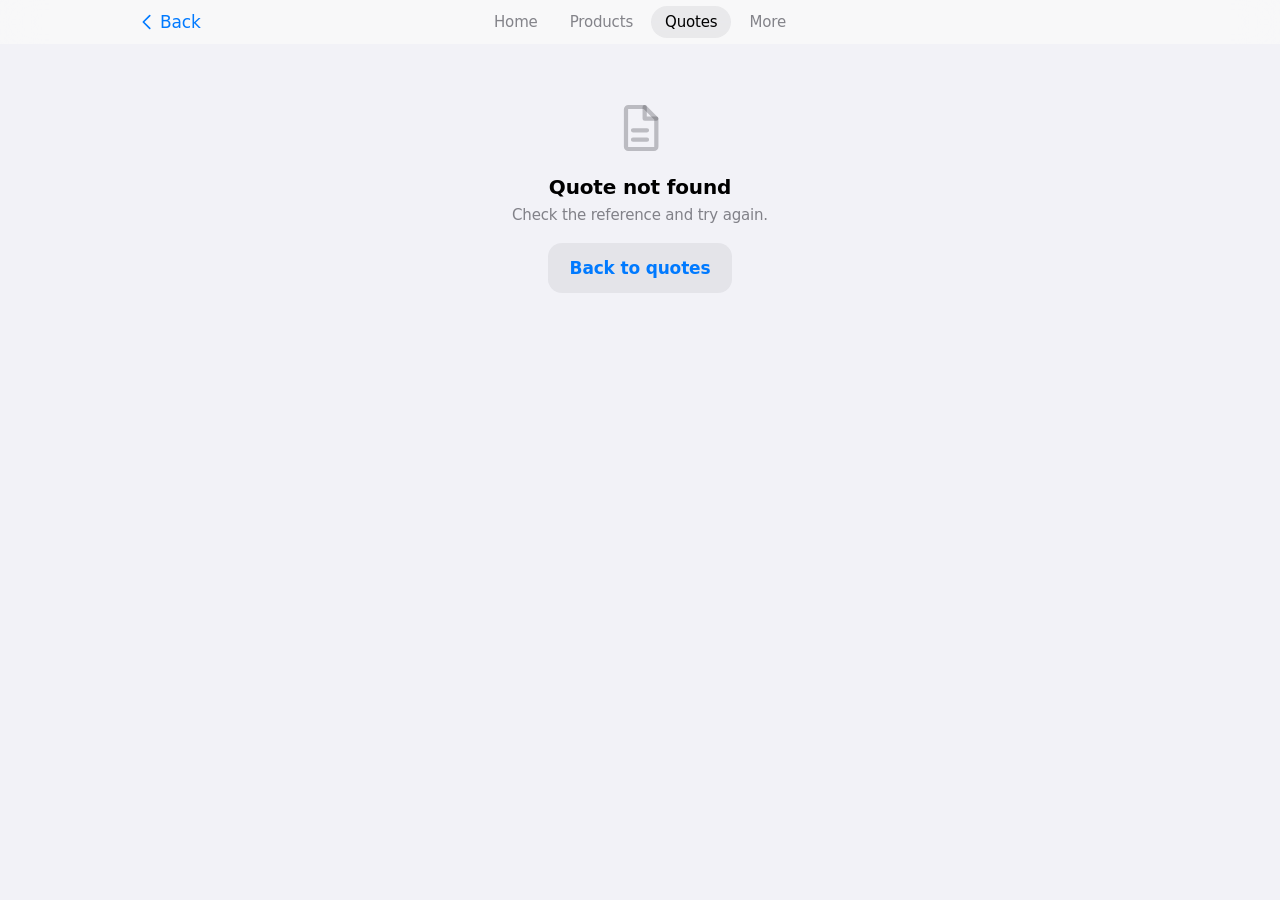
<file: frontend/quotation.html>
<!DOCTYPE html>
<html lang="en">
<head>
<meta charset="UTF-8">
<meta name="viewport" content="width=device-width, initial-scale=1, viewport-fit=cover">
<meta name="theme-color" content="#F2F2F7" media="(prefers-color-scheme: light)">
<meta name="theme-color" content="#000000" media="(prefers-color-scheme: dark)">
<title>Quotation — Chadrey Wholesale</title>
<link rel="icon" href="favicon.svg" type="image/svg+xml">
<link rel="apple-touch-icon" href="favicon.svg">
<link rel="stylesheet" href="styles.css">
</head>
<body>
<main class="page narrow" id="root"><div class="skel" style="height:320px;margin-top:8px"></div></main>
<script src="config.js"></script>
<script src="store.js"></script>
<script src="ui.js"></script>
<script>
  UI.mount({ tab: "quotes", title: "Quotation", back: true, backHref: "my-quotes.html", tabs: false });
  const $root = document.getElementById("root");
  const ref = UI.qs("ref");

  const line = (a, b) => b ? '<div class="doc-line"><span>' + a + "</span><span>" + UI.esc(b) + "</span></div>" : "";

  async function render() {
    const [q, s] = await Promise.all([Store.quote(ref), Store.settings()]);
    if (!q) { $root.innerHTML = '<div class="empty">' + UI.icon("doc", 56) + "<h3>Quote not found</h3><p>Check the reference and try again.</p><a class=\"btn\" href=\"my-quotes.html\">Back to quotes</a></div>"; return; }
    Store.rememberRef(q.ref);
    const wa = await UI.whatsappHref("Hi, about my quote " + q.ref);
    const chosen = [q.color, (q.sizes || []).join(", ")].filter(Boolean).join(" · ");
    const base = line("Product", q.product) + line("Options", chosen) + line("Packaging", q.packaging) + line("Customisation", q.customization);
    const chat = wa ? '<a class="btn btn-block" target="_blank" rel="noopener" href="' + UI.esc(wa) + '">Ask a question</a>' : "";

    if (!q.quotation) {
      $root.innerHTML = '<h1 class="large-title">Quote request</h1><div class="doc">' +
        '<div class="doc-top"><div class="kicker">' + UI.esc(q.ref) + '</div><div class="big" style="font-size:28px">Being priced</div><div>' + UI.statusBadge("pending") + "</div></div>" +
        '<div class="doc-lines">' + base + line("Quantity", q.qty + " pcs") + line("Price you saw", q.estUnitPrice ? Store.money(q.estUnitPrice, q.estCurrency) + " / pc" : "") + line("Sent", Store.fmtDate(q.createdAt)) + "</div>" +
        '<div class="doc-note">We\'re confirming today\'s price and stock with the dealer. You\'ll see your quotation here, usually within 1–2 business days.</div>' +
        (chat ? '<div class="doc-actions">' + chat + "</div>" : "") + "</div>";
      return;
    }
    const qt = q.quotation, total = qt.unitPrice * qt.qty;
    const accepted = !!q.acceptedAt, hasInvoice = !!q.invoice;
    $root.innerHTML = '<h1 class="large-title">Quotation</h1><div class="doc">' +
      '<div class="doc-top"><div class="kicker">Estimated product cost</div><div class="big">' + UI.esc(Store.money(total, qt.currency)) + '</div><div class="caption">' + UI.esc(q.ref) + " · " + Store.fmtDate(qt.issuedAt) + "</div></div>" +
      '<div class="doc-lines">' + base + line("Quantity", qt.qty + " pcs") + line("Unit price", Store.money(qt.unitPrice, qt.currency) + " / pc") +
        '<div class="doc-line total"><span>Product total</span><span>' + UI.esc(Store.money(total, qt.currency)) + "</span></div></div>" +
      '<div class="doc-note">This is an estimate. The final price can change with the exchange rate, dealer pricing, shipping and duties — all confirmed on your invoice. Shipping and duties are not included.' + (qt.notes ? "\n\n" + UI.esc(qt.notes) : "") + "</div>" +
      '<div class="doc-actions">' +
        (hasInvoice ? '<a class="btn btn-primary btn-block" href="invoice.html?ref=' + encodeURIComponent(q.ref) + '">View invoice</a>'
          : accepted ? '<div class="center muted" style="padding:6px 0">' + UI.statusBadge("paid").replace("Paid", "Accepted") + '<p class="footnote">Thanks — we\'re preparing your invoice.</p></div>'
          : '<button class="btn btn-primary btn-block" id="accept">Accept quotation</button>') +
        chat + "</div></div>";
    const acc = document.getElementById("accept");
    if (acc) acc.onclick = async () => {
      acc.disabled = true; acc.textContent = "Accepting…";
      try { await Store.acceptQuotation(q.ref); UI.toast("Accepted — invoice coming soon"); render(); }
      catch (e) { UI.toast(e.message); acc.disabled = false; acc.textContent = "Accept quotation"; }
    };
  }
  render().catch((e) => { $root.innerHTML = '<div class="empty">' + UI.icon("info", 56) + "<h3>Couldn't load</h3><p>" + UI.esc(e.message) + "</p></div>"; });
</script>
</body>
</html>
</file>
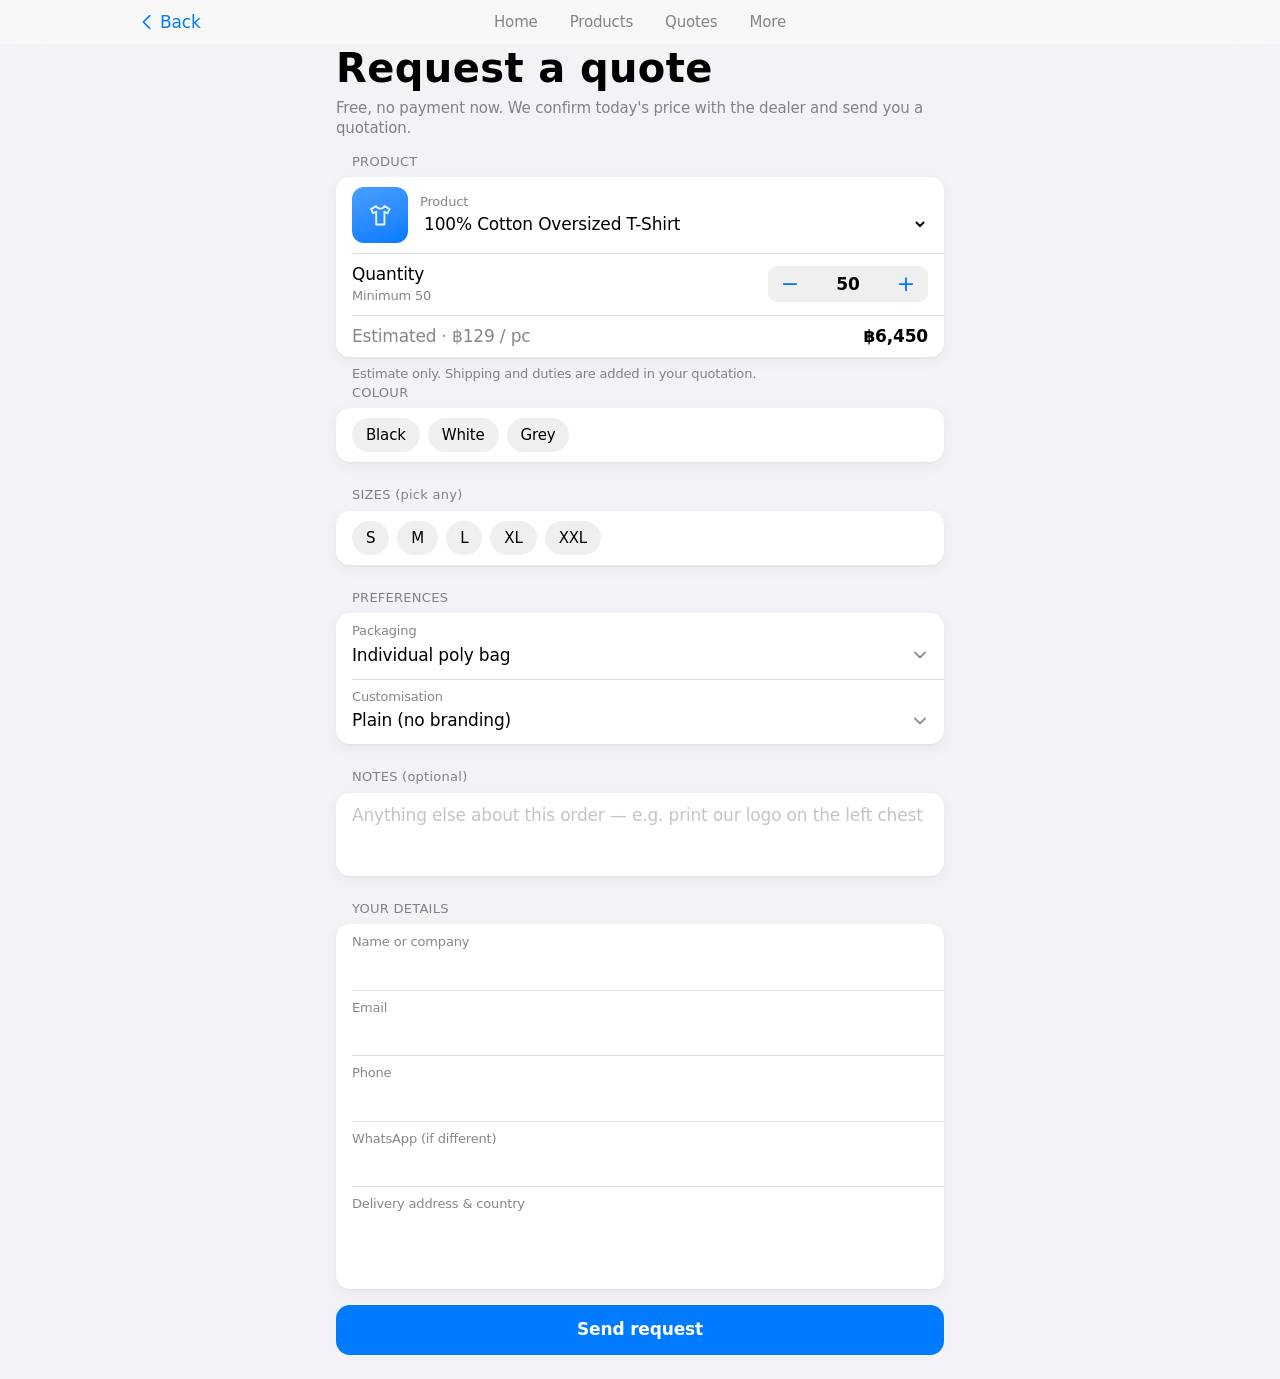
<file: frontend/request-quote.html>
<!DOCTYPE html>
<html lang="en">
<head>
<meta charset="UTF-8">
<meta name="viewport" content="width=device-width, initial-scale=1, viewport-fit=cover">
<meta name="theme-color" content="#F2F2F7" media="(prefers-color-scheme: light)">
<meta name="theme-color" content="#000000" media="(prefers-color-scheme: dark)">
<title>Request a quote — Chadrey Wholesale</title>
<link rel="icon" href="favicon.svg" type="image/svg+xml">
<link rel="apple-touch-icon" href="favicon.svg">
<link rel="stylesheet" href="styles.css">
</head>
<body>
<main class="page narrow">
  <h1 class="large-title">Request a quote</h1>
  <p class="subtitle">Free, no payment now. We confirm today's price with the dealer and send you a quotation.</p>

  <form id="form" novalidate>
    <div class="list-header">Product</div>
    <div class="list">
      <div class="cell">
        <div class="thumb" id="thumb"></div>
        <div class="grow">
          <label class="caption" for="product" style="display:block">Product</label>
          <select id="product" name="product" style="width:100%;border:0;background:none;outline:0;font-size:17px;font-weight:500;color:var(--label);padding:2px 0" required></select>
        </div>
      </div>
      <div class="cell">
        <div class="grow"><span class="title">Quantity</span><span class="sub" id="moqHint"></span></div>
        <div class="stepper"><button type="button" id="minus" aria-label="Fewer">−</button><input id="qty" name="qty" type="number" inputmode="numeric" required aria-label="Quantity"><button type="button" id="plus" aria-label="More">+</button></div>
      </div>
      <div class="cell" style="min-height:0"><span class="grow muted" id="estLabel">Estimated product cost</span><b id="est"></b></div>
    </div>
    <p class="footnote">Estimate only. Shipping and duties are added in your quotation.</p>

    <div id="optionsWrap">
      <div class="list-header" id="colorHead">Colour</div>
      <div class="list" id="colorList"><div class="cell"><div class="chips wrap" id="colors" role="group" aria-labelledby="colorHead"></div></div></div>
      <div class="list-header" id="sizeHead">Sizes <span style="text-transform:none">(pick any)</span></div>
      <div class="list" id="sizeList"><div class="cell"><div class="chips wrap" id="sizes" role="group" aria-labelledby="sizeHead"></div></div></div>
      <div class="list-header" id="prefHead">Preferences</div>
      <div class="list" id="prefList">
        <div class="cell field" id="packRow"><label for="packaging">Packaging</label><select id="packaging" name="packaging"></select></div>
        <div class="cell field" id="customRow"><label for="customization">Customisation</label><select id="customization" name="customization"></select></div>
      </div>
    </div>

    <div class="list-header">Notes <span style="text-transform:none">(optional)</span></div>
    <div class="list"><div class="cell field"><textarea id="notes" aria-label="Notes" name="notes" placeholder="Anything else about this order — e.g. print our logo on the left chest"></textarea></div></div>

    <div class="list-header">Your details</div>
    <div class="list">
      <div class="cell field"><label for="company">Name or company</label><input id="company" name="company" autocomplete="organization" required></div>
      <div class="cell field"><label for="email">Email</label><input id="email" name="email" type="email" autocomplete="email" inputmode="email" required></div>
      <div class="cell field"><label for="phone">Phone</label><input id="phone" name="phone" type="tel" autocomplete="tel" inputmode="tel" required></div>
      <div class="cell field"><label for="whatsapp">WhatsApp <span style="font-weight:400">(if different)</span></label><input id="whatsapp" name="whatsapp" type="tel" inputmode="tel"></div>
      <div class="cell field"><label for="address">Delivery address &amp; country</label><textarea id="address" name="address" autocomplete="street-address" required></textarea></div>
    </div>

    <div class="spacer"></div>
    <button class="btn btn-primary btn-block" type="submit" id="submit">Send request</button>
    <p class="footnote center" id="err" style="color:var(--red)" role="alert" hidden></p>
  </form>
</main>

<script src="config.js"></script>
<script src="store.js"></script>
<script src="ui.js"></script>
<script>
  UI.mount({ tab: null, title: "Request a quote", back: true, backHref: "products.html", tabs: false });

  const $ = (id) => document.getElementById(id);
  let all = [], p = null, color = "", sizes = new Set();
  const stepFor = (moq) => (moq >= 100 ? 50 : moq >= 20 ? 10 : 1);

  function chipRow(el, list, multi) {
    el.innerHTML = list.map((v) => '<button type="button" class="chip" data-v="' + UI.esc(v) + '" aria-pressed="false">' + UI.esc(v) + "</button>").join("");
    el.querySelectorAll(".chip").forEach((b) => b.addEventListener("click", () => {
      if (multi) { const on = b.getAttribute("aria-pressed") !== "true"; b.setAttribute("aria-pressed", on); on ? sizes.add(b.dataset.v) : sizes.delete(b.dataset.v); }
      else { color = color === b.dataset.v ? "" : b.dataset.v; el.querySelectorAll(".chip").forEach((x) => x.setAttribute("aria-pressed", x.dataset.v === color)); }
    }));
    return el;
  }
  function reselect(el, values) { el.querySelectorAll(".chip").forEach((b) => { if (values.includes(b.dataset.v)) b.click(); }); }

  function pick(prod, draft) {
    p = prod; color = ""; sizes = new Set();
    $("product").value = p.id;
    $("thumb").innerHTML = UI.visual(p, false);
    $("moqHint").textContent = "Minimum " + p.moq;
    $("qty").min = p.moq;
    $("qty").value = draft && draft.qty >= p.moq ? draft.qty : p.moq;
    $("colorHead").hidden = $("colorList").hidden = !p.colors.length;
    $("sizeHead").hidden = $("sizeList").hidden = !p.sizes.length;
    if (p.colors.length) { chipRow($("colors"), p.colors, false); if (draft && draft.color) reselect($("colors"), [draft.color]); }
    if (p.sizes.length) { chipRow($("sizes"), p.sizes, true); if (draft && draft.sizes) reselect($("sizes"), draft.sizes); }
    $("packRow").hidden = !p.packaging.length; $("customRow").hidden = !p.customization.length;
    $("prefHead").hidden = $("prefList").hidden = !p.packaging.length && !p.customization.length;
    $("packaging").innerHTML = p.packaging.map((o) => "<option>" + UI.esc(o) + "</option>").join("");
    $("customization").innerHTML = p.customization.map((o) => "<option>" + UI.esc(o) + "</option>").join("");
    estimate();
  }
  function estimate() {
    const q = parseInt($("qty").value, 10) || 0;
    $("est").textContent = q >= p.moq ? Store.money(Store.priceFor(p, q) * q) : "—";
    $("estLabel").textContent = q >= p.moq ? "Estimated · " + Store.money(Store.priceFor(p, q)) + " / " + p.unit : "Estimated product cost";
  }

  $("product").addEventListener("change", () => pick(all.find((x) => x.id === $("product").value), null));
  $("qty").addEventListener("input", estimate);
  $("qty").addEventListener("change", () => { $("qty").value = Math.max(p.moq, parseInt($("qty").value, 10) || p.moq); estimate(); });
  $("minus").onclick = () => { $("qty").value = Math.max(p.moq, (parseInt($("qty").value, 10) || p.moq) - stepFor(p.moq)); estimate(); };
  $("plus").onclick = () => { $("qty").value = (parseInt($("qty").value, 10) || p.moq) + stepFor(p.moq); estimate(); };

  $("form").addEventListener("submit", async (e) => {
    e.preventDefault();
    const err = $("err"); err.hidden = true;
    const f = $("form");
    if (!f.checkValidity()) { f.reportValidity(); return; }
    const qty = parseInt($("qty").value, 10);
    if (!(qty >= p.moq)) { err.textContent = "Minimum order for this product is " + p.moq + "."; err.hidden = false; return; }
    const btn = $("submit"); btn.disabled = true; btn.textContent = "Sending…";
    const contact = { company: $("company").value.trim(), email: $("email").value.trim(), phone: $("phone").value.trim(), whatsapp: $("whatsapp").value.trim(), address: $("address").value.trim() };
    try {
      const { ref } = await Store.submitQuote(Object.assign({
        productId: p.id, product: p.name, qty, color, sizes: [...sizes],
        packaging: p.packaging.length ? $("packaging").value : "", customization: p.customization.length ? $("customization").value : "",
        notes: $("notes").value.trim(), estUnitPrice: Store.priceFor(p, qty), estCurrency: "THB",
      }, contact));
      try { localStorage.setItem("chadrey.contact", JSON.stringify(contact)); sessionStorage.removeItem("chadrey.draft"); } catch (x) {}
      location.href = "confirmation.html?ref=" + encodeURIComponent(ref);
    } catch (x) {
      err.textContent = x.message; err.hidden = false;
      btn.disabled = false; btn.textContent = "Send request";
    }
  });

  (async function () {
    try {
      all = await Store.products();
      if (!all.length) { document.querySelector("main").innerHTML = '<div class="empty">' + UI.icon("box", 56) + "<h3>Nothing to quote yet</h3><p>No products are available right now.</p></div>"; return; }
      $("product").innerHTML = all.map((x) => '<option value="' + UI.esc(x.id) + '">' + UI.esc(x.name) + "</option>").join("");
      let draft = null; try { draft = JSON.parse(sessionStorage.getItem("chadrey.draft") || "null"); } catch (x) {}
      const id = UI.qs("id") || (draft && draft.id);
      pick(all.find((x) => x.id === id) || all[0], draft && draft.id === id ? draft : null);
      try { const c = JSON.parse(localStorage.getItem("chadrey.contact") || "null"); if (c) Object.keys(c).forEach((k) => { if ($(k)) $(k).value = c[k]; }); } catch (x) {}
    } catch (e) {
      document.querySelector("main").innerHTML = '<div class="empty">' + UI.icon("info", 56) + "<h3>Couldn't load</h3><p>" + UI.esc(e.message) + '</p><button class="btn" onclick="location.reload()">Try again</button></div>';
    }
  })();
</script>
</body>
</html>
</file>
<file: frontend/styles.css>
/* Chadrey Wholesale — iOS-style design system
   One stylesheet for every page. Tokens first, then layout, then components. */

:root{
  --blue:#007AFF; --green:#34C759; --orange:#FF9500; --red:#FF3B30; --indigo:#5856D6; --teal:#30B0C7; --pink:#FF2D55;
  --bg:#F2F2F7; --surface:#FFFFFF; --surface-2:#F2F2F7;
  --fill:rgba(120,120,128,.12); --fill-2:rgba(120,120,128,.2);
  --label:#000; --label-2:rgba(60,60,67,.62); --label-3:rgba(60,60,67,.3);
  --sep:rgba(60,60,67,.16);
  --bar:rgba(249,249,249,.8);
  --shadow:0 1px 2px rgba(0,0,0,.04), 0 4px 16px rgba(0,0,0,.05);
  --r:14px; --r-lg:20px;
  --font:-apple-system,BlinkMacSystemFont,"SF Pro Text","SF Pro Display","Helvetica Neue",system-ui,"Segoe UI",Roboto,sans-serif;
  --tab-h:50px; --nav-h:44px;
  --safe-t:env(safe-area-inset-top,0px); --safe-b:env(safe-area-inset-bottom,0px);
  color-scheme:light dark;
}
@media (prefers-color-scheme:dark){
  :root{
    --blue:#0A84FF; --green:#30D158; --orange:#FF9F0A; --red:#FF453A; --indigo:#5E5CE6; --teal:#40C8E0; --pink:#FF375F;
    --bg:#000; --surface:#1C1C1E; --surface-2:#2C2C2E;
    --fill:rgba(120,120,128,.24); --fill-2:rgba(120,120,128,.36);
    --label:#fff; --label-2:rgba(235,235,245,.6); --label-3:rgba(235,235,245,.3);
    --sep:rgba(84,84,88,.55);
    --bar:rgba(22,22,24,.8);
    --shadow:none;
  }
}

*{box-sizing:border-box; -webkit-tap-highlight-color:transparent;}
html{-webkit-text-size-adjust:100%;}
body{
  margin:0; font-family:var(--font); font-size:17px; line-height:1.35; letter-spacing:-.01em;
  background:var(--bg); color:var(--label); -webkit-font-smoothing:antialiased;
  padding-bottom:calc(var(--tab-h) + var(--safe-b) + 24px);
}
body.no-tabs{padding-bottom:calc(var(--safe-b) + 24px);}
body.has-actionbar{padding-bottom:calc(var(--safe-b) + 96px);}
a{color:inherit; text-decoration:none;}
img{max-width:100%; display:block;}
button,input,select,textarea{font:inherit; color:inherit; letter-spacing:inherit;}
button{cursor:pointer;}
:focus-visible{outline:2px solid var(--blue); outline-offset:2px;}
[hidden]{display:none !important;}
h1,h2,h3,h4,p{margin:0;}

/* ---------- Navigation bar (frosted, collapses a title in on scroll) ---------- */
.navbar{
  position:sticky; top:0; z-index:40;
  padding-top:var(--safe-t); background:var(--bar);
  -webkit-backdrop-filter:saturate(180%) blur(20px); backdrop-filter:saturate(180%) blur(20px);
  box-shadow:0 .5px 0 transparent; transition:box-shadow .2s;
}
.navbar.scrolled{box-shadow:0 .5px 0 var(--sep);}
.navbar-inner{max-width:1040px; margin:0 auto; height:var(--nav-h); display:grid; grid-template-columns:1fr auto 1fr; align-items:center; padding:0 8px;}
.nav-title{font-weight:600; font-size:17px; opacity:0; transition:opacity .15s; white-space:nowrap; overflow:hidden; text-overflow:ellipsis; max-width:52vw; text-align:center;}
.navbar.scrolled .nav-title{opacity:1;}
.nav-left,.nav-right{display:flex; align-items:center; gap:4px; min-width:0;}
.nav-right{justify-content:flex-end;}
.nav-btn{display:inline-flex; align-items:center; gap:2px; min-height:44px; padding:0 8px; background:none; border:0; color:var(--blue); font-size:17px;}
.nav-btn svg{flex:none;}
.nav-btn.strong{font-weight:600;}
.top-links{display:none;}

/* ---------- Tab bar ---------- */
.tabbar{
  position:fixed; left:0; right:0; bottom:0; z-index:40;
  display:flex; justify-content:space-around; padding:6px 8px var(--safe-b);
  min-height:calc(var(--tab-h) + var(--safe-b));
  background:var(--bar); -webkit-backdrop-filter:saturate(180%) blur(20px); backdrop-filter:saturate(180%) blur(20px);
  box-shadow:0 -.5px 0 var(--sep);
}
.tab{flex:1; max-width:120px; display:flex; flex-direction:column; align-items:center; gap:2px; font-size:10px; font-weight:500; color:var(--label-2); padding-top:2px;}
.tab svg{width:26px; height:26px;}
.tab[aria-current="page"]{color:var(--blue);}

/* ---------- Page ---------- */
.page{max-width:1040px; margin:0 auto; padding:0 16px;}
.page.narrow{max-width:640px;}
.large-title{font-size:34px; line-height:1.1; font-weight:700; letter-spacing:.01em; margin:2px 0 14px;}
.subtitle{color:var(--label-2); font-size:15px; margin:-6px 0 14px;}
.section-title{display:flex; justify-content:space-between; align-items:baseline; margin:28px 0 10px; }
.section-title h2{font-size:22px; font-weight:700; letter-spacing:.01em;}
.section-title a{color:var(--blue); font-size:17px;}
.caption{font-size:13px; color:var(--label-2);}
.footnote{font-size:13px; color:var(--label-2); padding:8px 16px 0; line-height:1.4;}
.muted{color:var(--label-2);}
.center{text-align:center;}
.stack{display:flex; flex-direction:column; gap:16px;}
.row{display:flex; align-items:center; gap:10px;}
.grow{flex:1; min-width:0;}
.spacer{height:16px;}

/* ---------- Buttons ---------- */
.btn{
  display:inline-flex; align-items:center; justify-content:center; gap:8px;
  min-height:50px; padding:0 22px; border:0; border-radius:var(--r);
  font-size:17px; font-weight:600; background:var(--fill); color:var(--blue); text-align:center;
  transition:opacity .12s, transform .12s;
}
.btn:active{opacity:.6; transform:scale(.98);}
.btn-primary{background:var(--blue); color:#fff;}
.btn-danger{color:var(--red);}
.btn-green{background:var(--green); color:#fff;}
.btn-block{width:100%;}
.btn-sm{min-height:34px; padding:0 14px; font-size:15px; border-radius:17px;}
.btn[disabled]{opacity:.4; pointer-events:none;}
.icon-btn{width:50px; padding:0; flex:none;}

/* ---------- Search, chips, segmented ---------- */
.search{display:flex; align-items:center; gap:8px; background:var(--fill); border-radius:10px; height:38px; padding:0 10px; color:var(--label-2);}
.search input{flex:1; min-width:0; height:100%; background:none; border:0; outline:0; font-size:17px; color:var(--label);}
.search input::placeholder{color:var(--label-2);}
.search svg{flex:none;}
.search .clear{background:none; border:0; padding:0; color:var(--label-2); display:none;}
.search.has-value .clear{display:inline-flex;}

.chips{display:flex; gap:8px; overflow-x:auto; padding:2px 16px; margin:0 -16px; scroll-snap-type:x proximity; scrollbar-width:none;}
.chips::-webkit-scrollbar{display:none;}
.chip{
  flex:none; scroll-snap-align:start; min-height:34px; padding:0 14px; border-radius:17px; border:0;
  background:var(--surface); color:var(--label); font-size:15px; font-weight:500; box-shadow:var(--shadow);
}
.chip[aria-pressed="true"],.chip.on{background:var(--blue); color:#fff;}
.chips.wrap{flex-wrap:wrap; overflow:visible; margin:0; padding:0;}
.chips.wrap .chip{background:var(--fill); box-shadow:none;}
.chips.wrap .chip[aria-pressed="true"]{background:var(--blue);}

.seg{display:flex; background:var(--fill); border-radius:9px; padding:2px; gap:2px;}
.seg button{flex:1; min-height:30px; border:0; border-radius:7px; background:none; font-size:13px; font-weight:500; color:var(--label); padding:0 8px; white-space:nowrap;}
.seg button[aria-pressed="true"]{background:var(--surface); box-shadow:0 3px 8px rgba(0,0,0,.12), 0 3px 1px rgba(0,0,0,.04); font-weight:600;}
@media (prefers-color-scheme:dark){ .seg button[aria-pressed="true"]{background:#636366;} }

/* ---------- Grouped lists (iOS "inset grouped") ---------- */
.list{background:var(--surface); border-radius:var(--r); overflow:hidden; box-shadow:var(--shadow);}
.cell{
  position:relative; display:flex; align-items:center; gap:12px; min-height:48px; padding:10px 16px;
  background:none; border:0; width:100%; text-align:left; font-size:17px;
}
.cell + .cell::before{content:""; position:absolute; top:0; left:16px; right:0; height:.5px; background:var(--sep);}
a.cell:active,button.cell:active{background:var(--fill);}
.cell .grow{min-width:0;}
.cell .title{display:block; font-weight:500;}
.cell .sub{display:block; font-size:13px; color:var(--label-2); margin-top:1px;}
.cell .value{color:var(--label-2); text-align:right; font-size:17px;}
.cell .chev{color:var(--label-3); flex:none;}
.cell-icon{width:30px; height:30px; border-radius:8px; display:grid; place-items:center; color:#fff; flex:none;}
.cell-icon svg{width:18px; height:18px;}
.cell.field{flex-direction:column; align-items:stretch; gap:2px; padding:9px 16px 10px;}
.cell.field label{font-size:13px; color:var(--label-2); font-weight:500;}
.cell.field input,.cell.field select,.cell.field textarea{
  width:100%; background:none; border:0; outline:0; padding:2px 0; font-size:17px; color:var(--label); min-height:26px; border-radius:0;
}
.cell.field textarea{resize:none; min-height:64px; line-height:1.35;}
.cell.field select{appearance:none; -webkit-appearance:none; background:url("data:image/svg+xml,%3Csvg xmlns='http://www.w3.org/2000/svg' width='12' height='8' fill='none' stroke='%238e8e93' stroke-width='1.8' stroke-linecap='round' stroke-linejoin='round'%3E%3Cpath d='M1 1.5 6 6.5l5-5'/%3E%3C/svg%3E") no-repeat right 2px center;}
.cell.field input::placeholder,.cell.field textarea::placeholder{color:var(--label-3);}
.cell.field-row{gap:16px;}
.cell.field-row > .field-half{flex:1; min-width:0; display:flex; flex-direction:column; gap:2px;}
.cell.field-row label{font-size:13px; color:var(--label-2); font-weight:500;}
.cell.field-row input,.cell.field-row select{width:100%; background:none; border:0; outline:0; padding:2px 0; font-size:17px; color:var(--label); min-height:26px;}
.list-header{font-size:13px; text-transform:uppercase; letter-spacing:.02em; color:var(--label-2); padding:0 16px 7px; margin-top:24px;}
.list-header:first-child{margin-top:0;}

/* switch */
.switch{position:relative; width:51px; height:31px; flex:none;}
.switch input{position:absolute; inset:0; opacity:0; margin:0; width:100%; height:100%; z-index:2; cursor:pointer;}
.switch span{position:absolute; inset:0; border-radius:16px; background:var(--fill-2); transition:background .2s;}
.switch span::after{content:""; position:absolute; top:2px; left:2px; width:27px; height:27px; border-radius:50%; background:#fff; box-shadow:0 3px 8px rgba(0,0,0,.15), 0 1px 1px rgba(0,0,0,.16); transition:transform .2s;}
.switch input:checked + span{background:var(--green);}
.switch input:checked + span::after{transform:translateX(20px);}

/* stepper */
.stepper{display:inline-flex; align-items:center; background:var(--fill); border-radius:9px; overflow:hidden;}
.stepper button{width:44px; height:36px; border:0; background:none; font-size:22px; font-weight:400; color:var(--blue);}
.stepper button:active{background:var(--fill-2);}
.stepper input{width:72px; height:36px; text-align:center; border:0; background:none; outline:0; font-size:17px; font-weight:600; -moz-appearance:textfield; appearance:textfield;}
.stepper input::-webkit-outer-spin-button,.stepper input::-webkit-inner-spin-button{-webkit-appearance:none; margin:0;}

/* ---------- Badges ---------- */
.badge{display:inline-flex; align-items:center; font-size:12px; font-weight:600; padding:3px 9px; border-radius:10px; background:var(--fill); color:var(--label-2); white-space:nowrap;}
.badge.orange{background:color-mix(in srgb,var(--orange) 16%,transparent); color:var(--orange);}
.badge.blue{background:color-mix(in srgb,var(--blue) 14%,transparent); color:var(--blue);}
.badge.indigo{background:color-mix(in srgb,var(--indigo) 14%,transparent); color:var(--indigo);}
.badge.green{background:color-mix(in srgb,var(--green) 18%,transparent); color:#1f9d46;}
@media (prefers-color-scheme:dark){ .badge.green{color:var(--green);} }

/* ---------- Product images / placeholders ---------- */
.ph{display:grid; place-items:center; width:100%; height:100%; color:rgba(255,255,255,.92);}
.ph svg{width:44%; height:44%;}
.thumb{width:56px; height:56px; border-radius:12px; overflow:hidden; flex:none; background:var(--fill); position:relative;}
.thumb img{width:100%; height:100%; object-fit:cover;}
.thumb.sm{width:44px; height:44px; border-radius:10px;}

/* ---------- Product cards ---------- */
.products{display:grid; grid-template-columns:repeat(2,minmax(0,1fr)); gap:10px;}
@media (min-width:640px){ .products{grid-template-columns:repeat(3,minmax(0,1fr)); gap:14px;} }
@media (min-width:960px){ .products{grid-template-columns:repeat(4,minmax(0,1fr));} }
.pcard{display:flex; flex-direction:column; background:var(--surface); border-radius:var(--r); overflow:hidden; box-shadow:var(--shadow); transition:transform .12s;}
.pcard:active{transform:scale(.98);}
.pcard .img{aspect-ratio:1/1; background:var(--fill); position:relative; overflow:hidden;}
.pcard .img img{width:100%; height:100%; object-fit:cover;}
.pcard .body{padding:10px 12px 12px; display:flex; flex-direction:column; gap:6px; flex:1;}
.pcard .name{font-size:15px; font-weight:500; line-height:1.25; display:-webkit-box; -webkit-line-clamp:2; -webkit-box-orient:vertical; overflow:hidden; min-height:2.5em;}
.price{display:flex; align-items:baseline; gap:3px; flex-wrap:wrap;}
.price .amt{font-size:21px; font-weight:700; letter-spacing:0;}
.price .unit{font-size:13px; color:var(--label-2);}
.price .approx{font-size:13px; color:var(--label-2); flex-basis:100%;}
.tags{display:flex; gap:5px; flex-wrap:wrap;}
.tag{font-size:11px; font-weight:600; padding:2px 7px; border-radius:6px; background:var(--fill); color:var(--label-2);}
.tag.hot{background:color-mix(in srgb,var(--orange) 16%,transparent); color:var(--orange);}

.hscroll{display:flex; gap:10px; overflow-x:auto; margin:0 -16px; padding:2px 16px 8px; scroll-snap-type:x proximity; scrollbar-width:none;}
.hscroll::-webkit-scrollbar{display:none;}
.hscroll .pcard{flex:none; width:152px; scroll-snap-align:start;}
@media (min-width:640px){ .hscroll .pcard{width:190px;} }

/* ---------- Category tiles (app-icon style) ---------- */
.cats{display:grid; grid-template-columns:repeat(4,minmax(0,1fr)); gap:14px 8px;}
@media (min-width:640px){ .cats{grid-template-columns:repeat(auto-fill,minmax(92px,1fr));} }
.cat{display:flex; flex-direction:column; align-items:center; gap:6px; text-align:center; font-size:12px; font-weight:500; line-height:1.2;}
.cat .tile{width:100%; max-width:64px; aspect-ratio:1/1; border-radius:22%; display:grid; place-items:center; color:#fff;}
.cat .tile svg{width:46%; height:46%;}
.cat:active .tile{transform:scale(.94);}
.cat small{display:block; color:var(--label-2); font-weight:400; font-size:11px;}

/* ---------- Banner card ---------- */
.banner{display:flex; gap:12px; align-items:flex-start; background:var(--surface); border-radius:var(--r); padding:14px 16px; box-shadow:var(--shadow);}
.banner .cell-icon{margin-top:2px;}
.banner b{display:block; font-weight:600; margin-bottom:2px;}
.banner p{font-size:15px; color:var(--label-2); line-height:1.35;}

/* ---------- Product detail ---------- */
.detail{display:grid; gap:20px;}
@media (min-width:860px){ .detail{grid-template-columns:minmax(0,1fr) minmax(0,1fr); align-items:start; gap:32px;} .gallery-wrap{position:sticky; top:68px;} }
.gallery{display:flex; overflow-x:auto; scroll-snap-type:x mandatory; border-radius:var(--r-lg); background:var(--fill); aspect-ratio:1/1; scrollbar-width:none;}
.gallery::-webkit-scrollbar{display:none;}
.gallery > *{flex:none; width:100%; height:100%; scroll-snap-align:center;}
.gallery img{width:100%; height:100%; object-fit:cover;}
.dots{display:flex; justify-content:center; gap:6px; margin-top:10px; min-height:7px;}
.dots i{width:7px; height:7px; border-radius:50%; background:var(--label-3);}
.dots i.on{background:var(--label-2);}
.detail h1{font-size:24px; line-height:1.2; font-weight:700; letter-spacing:.01em;}
.price-hero{display:flex; align-items:baseline; gap:6px; flex-wrap:wrap; margin-top:10px;}
.price-hero .amt{font-size:34px; font-weight:700; letter-spacing:0;}
.price-hero .unit{color:var(--label-2); font-size:17px;}
.price-note{display:flex; gap:6px; align-items:flex-start; font-size:13px; color:var(--label-2); margin-top:6px; line-height:1.35;}
.price-note svg{flex:none; margin-top:1px;}
.tiers{display:grid; grid-auto-flow:column; grid-auto-columns:minmax(0,1fr); gap:8px;}
.tier{background:var(--surface); border-radius:12px; padding:10px 8px; text-align:center; box-shadow:var(--shadow); border:2px solid transparent;}
.tier.on{border-color:var(--blue);}
.tier b{display:block; font-size:19px; font-weight:700;}
.tier span{font-size:12px; color:var(--label-2);}
.total-row{display:flex; justify-content:space-between; align-items:baseline; padding:12px 16px;}
.total-row b{font-size:22px;}

.actionbar{
  position:fixed; left:0; right:0; bottom:0; z-index:40; padding:10px 16px calc(10px + var(--safe-b));
  background:var(--bar); -webkit-backdrop-filter:saturate(180%) blur(20px); backdrop-filter:saturate(180%) blur(20px);
  box-shadow:0 -.5px 0 var(--sep);
}
.actionbar-inner{max-width:1040px; margin:0 auto; display:flex; gap:10px;}

/* ---------- Quote rows & documents ---------- */
.empty{text-align:center; padding:56px 24px; color:var(--label-2);}
.empty svg{width:56px; height:56px; color:var(--label-3); margin:0 auto 12px;}
.empty h3{font-size:20px; color:var(--label); margin-bottom:4px;}
.empty p{font-size:15px; margin-bottom:18px;}

.doc{background:var(--surface); border-radius:var(--r-lg); box-shadow:var(--shadow); overflow:hidden;}
.doc-top{padding:22px 20px 18px; text-align:center; border-bottom:.5px solid var(--sep);}
.doc-top .kicker{font-size:13px; font-weight:600; text-transform:uppercase; letter-spacing:.06em; color:var(--label-2);}
.doc-top .big{font-size:40px; font-weight:700; letter-spacing:0; margin:6px 0 2px;}
.doc-top .big small{font-size:18px; font-weight:600; color:var(--label-2);}
.doc-lines{padding:6px 20px;}
.doc-line{display:flex; justify-content:space-between; gap:16px; padding:11px 0; font-size:16px; border-bottom:.5px solid var(--sep);}
.doc-line:last-child{border-bottom:0;}
.doc-line span:first-child{color:var(--label-2);}
.doc-line span:last-child{text-align:right; font-weight:500;}
.doc-line.total{font-size:18px; padding:14px 0;}
.doc-line.total span{color:var(--label); font-weight:700;}
.doc-note{margin:0 20px 20px; padding:12px 14px; border-radius:12px; background:var(--fill); font-size:14px; color:var(--label-2); line-height:1.4; white-space:pre-line;}
.doc-actions{padding:0 20px 20px; display:grid; gap:10px;}

.step{display:flex; gap:14px; padding:14px 16px; position:relative;}
.step + .step::before{content:""; position:absolute; top:0; left:62px; right:0; height:.5px; background:var(--sep);}
.step .n{width:32px; height:32px; border-radius:50%; background:var(--blue); color:#fff; display:grid; place-items:center; font-weight:700; font-size:15px; flex:none;}
.step h3{font-size:17px; font-weight:600; margin-bottom:2px;}
.step p{font-size:15px; color:var(--label-2); line-height:1.4;}

.hero-check{width:84px; height:84px; border-radius:50%; background:var(--green); color:#fff; display:grid; place-items:center; margin:36px auto 18px;}
.hero-check svg{width:44px; height:44px;}

/* ---------- Sheet (modal) ---------- */
dialog.sheet{
  border:0; padding:0; background:var(--bg); color:var(--label); width:100%; max-width:600px;
  margin:auto auto 0; max-height:94dvh; border-radius:var(--r-lg) var(--r-lg) 0 0; overflow:hidden;
}
dialog.sheet[open]{display:flex; flex-direction:column; animation:sheet-in .28s cubic-bezier(.2,.8,.2,1);}
dialog.sheet::backdrop{background:rgba(0,0,0,.4); animation:fade-in .25s;}
@media (min-width:700px){ dialog.sheet{margin:auto; border-radius:var(--r-lg); max-height:90dvh;} }
@keyframes sheet-in{from{transform:translateY(40px); opacity:0;} to{transform:none; opacity:1;}}
@keyframes fade-in{from{opacity:0;} to{opacity:1;}}
.sheet-bar{display:grid; grid-template-columns:1fr auto 1fr; align-items:center; padding:6px 8px; background:var(--bar); border-bottom:.5px solid var(--sep); flex:none;}
.sheet-bar h2{font-size:17px; font-weight:600; text-align:center;}
.sheet-bar .r{display:flex; justify-content:flex-end;}
.sheet-body{overflow:auto; padding:18px 16px calc(24px + var(--safe-b)); -webkit-overflow-scrolling:touch;}

/* ---------- Photo uploader ---------- */
.photos{display:grid; grid-template-columns:repeat(auto-fill,minmax(84px,1fr)); gap:10px; padding:14px 16px;}
.photo{position:relative; aspect-ratio:1/1; border-radius:12px; overflow:hidden; background:var(--fill);}
.photo img{width:100%; height:100%; object-fit:cover;}
.photo button{position:absolute; top:4px; right:4px; width:24px; height:24px; border-radius:50%; border:0; background:rgba(0,0,0,.6); color:#fff; display:grid; place-items:center; padding:0;}
.photo .cover{position:absolute; left:4px; bottom:4px; font-size:10px; font-weight:700; background:rgba(0,0,0,.6); color:#fff; padding:1px 6px; border-radius:6px;}
.photo-add{display:grid; place-items:center; aspect-ratio:1/1; border-radius:12px; border:1.5px dashed var(--label-3); color:var(--blue); background:none; cursor:pointer; text-align:center; font-size:12px; font-weight:600; gap:2px; align-content:center;}
.photo-add input{display:none;}

.tier-edit{display:flex; gap:10px; align-items:center; padding:8px 16px; position:relative;}
.tier-edit + .tier-edit::before{content:""; position:absolute; top:0; left:16px; right:0; height:.5px; background:var(--sep);}
.tier-edit .f{flex:1; min-width:0; display:flex; flex-direction:column; gap:2px;}
.tier-edit label{font-size:12px; color:var(--label-2); font-weight:500;}
.tier-edit input{width:100%; background:none; border:0; outline:0; padding:2px 0; font-size:17px; color:var(--label); min-height:26px;}
.tier-edit input[readonly]{color:var(--label-2);}
.tier-edit .x{width:30px; height:30px; border:0; background:none; color:var(--red); flex:none; display:grid; place-items:center; padding:0;}

/* ---------- Toast ---------- */
.toast{
  position:fixed; left:50%; bottom:calc(var(--tab-h) + var(--safe-b) + 18px); transform:translate(-50%,20px); z-index:80;
  background:rgba(40,40,42,.94); color:#fff; padding:11px 18px; border-radius:22px; font-size:15px; font-weight:500;
  opacity:0; pointer-events:none; transition:opacity .2s, transform .2s; max-width:calc(100vw - 32px); text-align:center;
}
.toast.show{opacity:1; transform:translate(-50%,0);}
body.no-tabs .toast,body.has-actionbar .toast{bottom:calc(var(--safe-b) + 100px);}

/* skeleton */
.skel{background:linear-gradient(90deg,var(--fill) 25%,var(--fill-2) 37%,var(--fill) 63%); background-size:400% 100%; animation:shimmer 1.4s ease infinite; border-radius:var(--r);}
@keyframes shimmer{0%{background-position:100% 50%;} 100%{background-position:0 50%;}}

/* ---------- Wider screens: tab bar moves to the top, like iPadOS ---------- */
@media (min-width:900px){
  body{padding-bottom:40px;}
  .tabbar{display:none;}
  .top-links{display:flex; gap:4px; justify-content:center;}
  .top-links a{padding:6px 14px; border-radius:16px; font-size:15px; font-weight:500; color:var(--label-2);}
  .top-links a[aria-current="page"]{background:var(--fill); color:var(--label);}
  .nav-title{display:none;}
  .toast{bottom:32px;}
  .large-title{font-size:40px;}
}
@media print{
  .navbar,.tabbar,.actionbar,.doc-actions,.btn{display:none !important;}
  body{background:#fff; padding:0;}
}
@media (prefers-reduced-motion:reduce){ *{animation:none !important; transition:none !important;} }

/* brand wordmark (desktop only; on phones the large title does the job) */
.brand{display:none; font-weight:700; font-size:19px; letter-spacing:.01em; padding-left:8px;}
.nav-center{display:flex; justify-content:center; min-width:0;}
@media (min-width:900px){ .brand{display:block;} }
</file>
